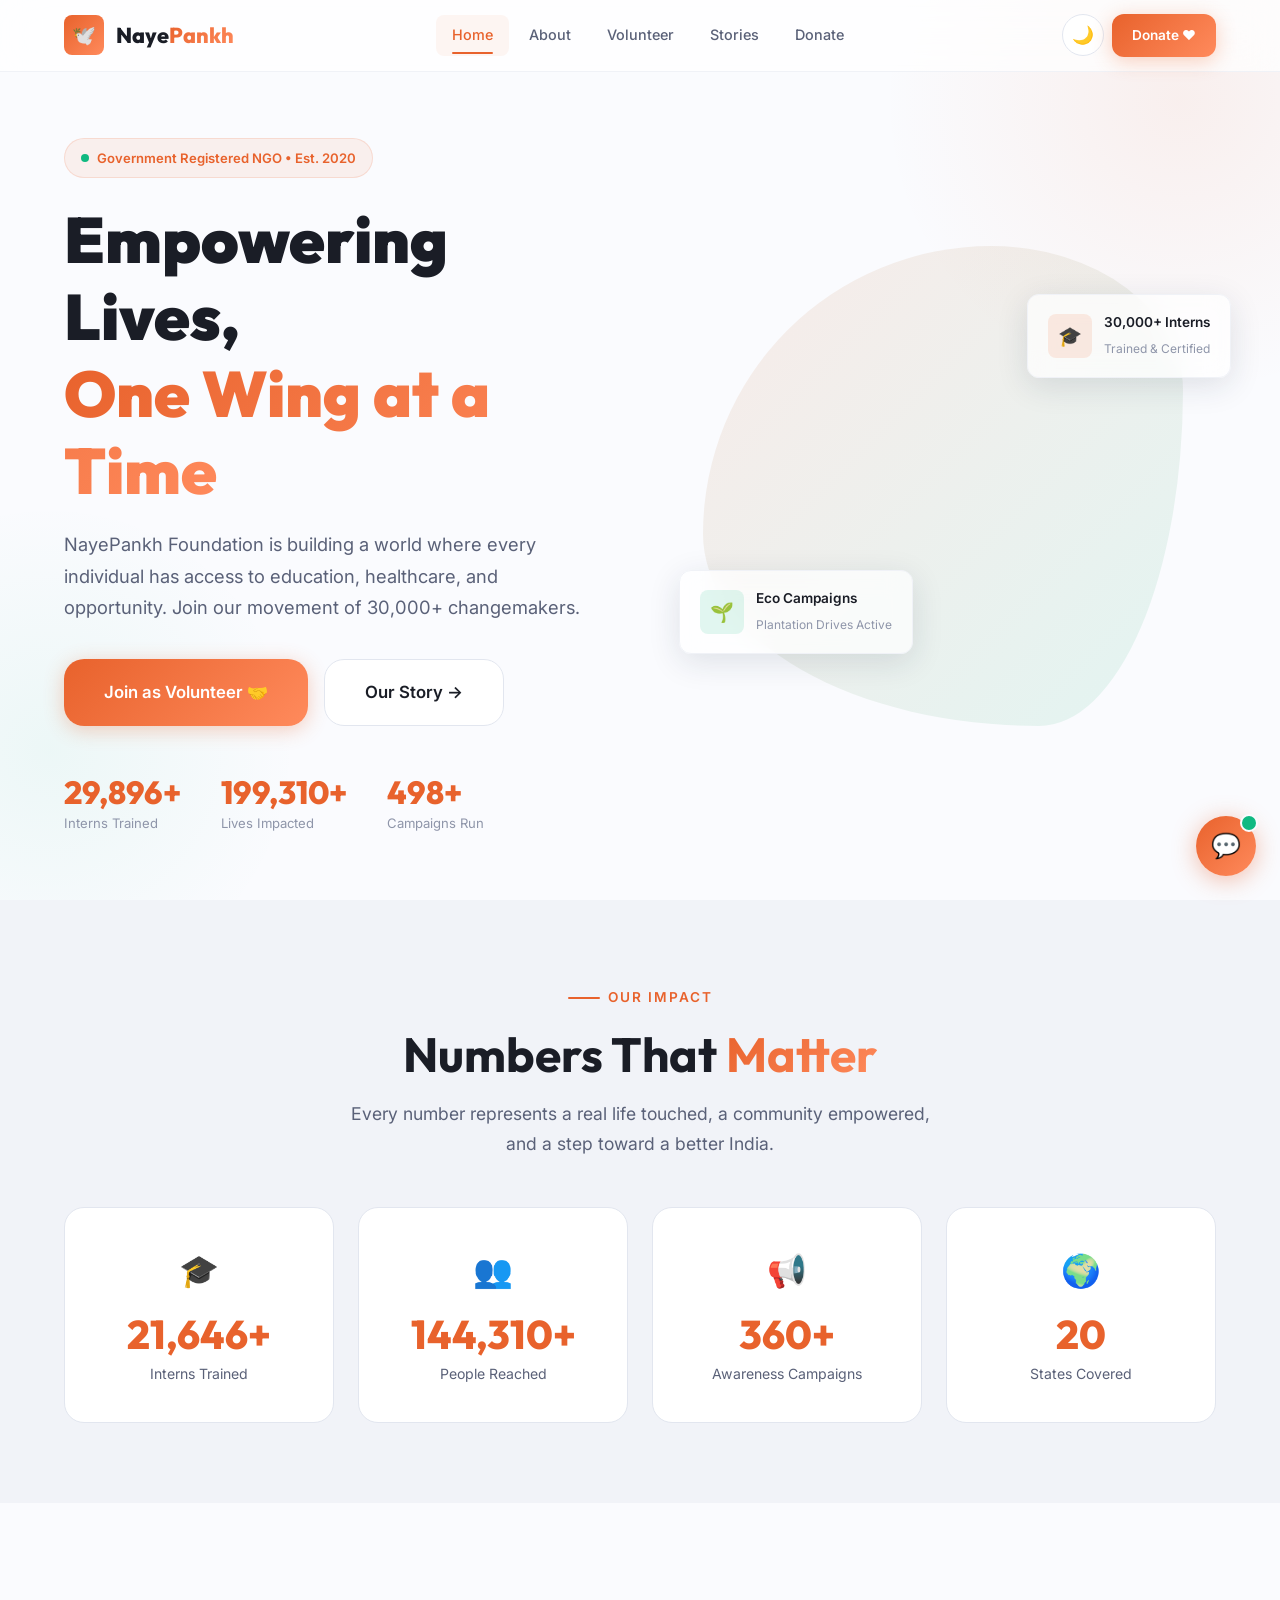
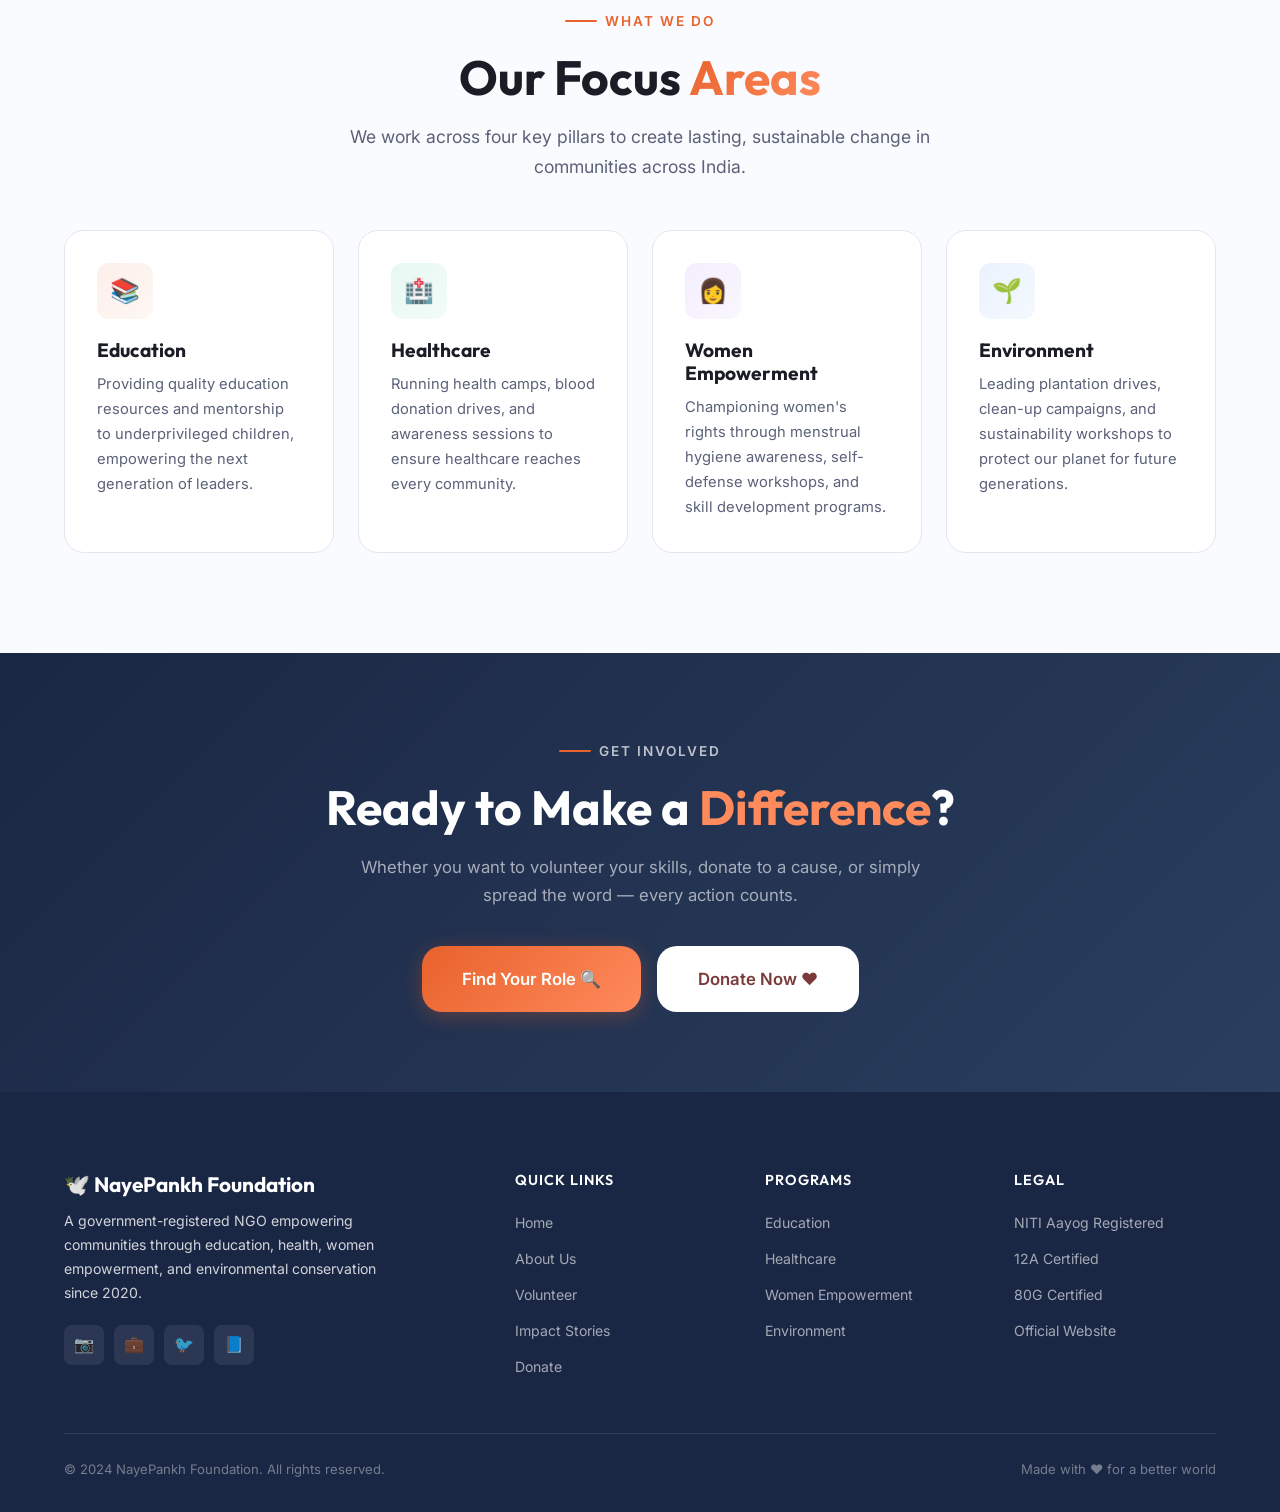
<file: index.html>
<!DOCTYPE html>
<html lang="en">
<head>
  <meta charset="UTF-8">
  <meta name="viewport" content="width=device-width, initial-scale=1.0">
  <meta name="description" content="NayePankh Foundation — Empowering communities through education, health, women empowerment, and environmental conservation. Join 30,000+ volunteers making a difference.">
  <title>NayePankh Foundation — Wings of Change</title>
  <link rel="stylesheet" href="css/styles.css">
</head>
<body>

  <!-- ===== NAVIGATION ===== -->
  <nav class="navbar" id="navbar">
    <div class="container">
      <a href="index.html" class="nav-brand">
        <div class="logo-icon">🕊️</div>
        <span>Naye<span class="text-gradient">Pankh</span></span>
      </a>

      <div class="nav-links" id="navLinks">
        <a href="index.html" class="active">Home</a>
        <a href="about.html">About</a>
        <a href="volunteer.html">Volunteer</a>
        <a href="stories.html">Stories</a>
        <a href="donate.html">Donate</a>
      </div>

      <div class="nav-actions">
        <button class="theme-toggle" id="themeToggle" onclick="toggleTheme()" aria-label="Toggle dark mode">🌙</button>
        <a href="donate.html" class="btn btn-primary btn-sm">Donate ❤️</a>
        <button class="menu-toggle" id="menuToggle" aria-label="Toggle menu">
          <span></span><span></span><span></span>
        </button>
      </div>
    </div>
  </nav>

  <!-- ===== HERO SECTION ===== -->
  <section class="hero" id="hero">
    <div class="container">
      <div class="hero-content">
        <div class="hero-badge">
          <span class="pulse"></span>
          Government Registered NGO • Est. 2020
        </div>

        <h1 class="hero-title">
          Empowering Lives,<br>
          <span class="text-gradient">One Wing at a Time</span>
        </h1>

        <p class="hero-description">
          NayePankh Foundation is building a world where every individual has access to education, healthcare, and opportunity. Join our movement of 30,000+ changemakers.
        </p>

        <div class="hero-buttons">
          <a href="volunteer.html" class="btn btn-primary btn-lg">
            Join as Volunteer 🤝
          </a>
          <a href="about.html" class="btn btn-secondary btn-lg">
            Our Story →
          </a>
        </div>

        <div class="hero-stats">
          <div class="hero-stat">
            <div class="stat-number" data-count="30000" data-suffix="+">0</div>
            <div class="stat-label">Interns Trained</div>
          </div>
          <div class="hero-stat">
            <div class="stat-number" data-count="200000" data-suffix="+">0</div>
            <div class="stat-label">Lives Impacted</div>
          </div>
          <div class="hero-stat">
            <div class="stat-number" data-count="500" data-suffix="+">0</div>
            <div class="stat-label">Campaigns Run</div>
          </div>
        </div>
      </div>

      <div class="hero-visual">
        <div class="hero-image-wrapper">
          <div class="hero-blob"></div>

          <div class="floating-card card-1">
            <div class="card-icon orange">🎓</div>
            <div class="card-text">
              <strong>30,000+ Interns</strong>
              <span>Trained & Certified</span>
            </div>
          </div>

          <div class="floating-card card-2">
            <div class="card-icon green">🌱</div>
            <div class="card-text">
              <strong>Eco Campaigns</strong>
              <span>Plantation Drives Active</span>
            </div>
          </div>
        </div>
      </div>
    </div>
  </section>

  <!-- ===== IMPACT SECTION ===== -->
  <section class="impact-section" id="impact">
    <div class="container">
      <div class="text-center reveal" style="margin-bottom: 48px;">
        <span class="section-label">Our Impact</span>
        <h2 class="section-title">Numbers That <span class="text-gradient">Matter</span></h2>
        <p class="section-subtitle mx-auto">Every number represents a real life touched, a community empowered, and a step toward a better India.</p>
      </div>

      <div class="impact-grid reveal">
        <div class="impact-card">
          <div class="impact-icon">🎓</div>
          <div class="impact-number" data-count="30000" data-suffix="+">0</div>
          <div class="impact-label">Interns Trained</div>
        </div>
        <div class="impact-card">
          <div class="impact-icon">👥</div>
          <div class="impact-number" data-count="200000" data-suffix="+">0</div>
          <div class="impact-label">People Reached</div>
        </div>
        <div class="impact-card">
          <div class="impact-icon">📢</div>
          <div class="impact-number" data-count="500" data-suffix="+">0</div>
          <div class="impact-label">Awareness Campaigns</div>
        </div>
        <div class="impact-card">
          <div class="impact-icon">🌍</div>
          <div class="impact-number" data-count="28" data-suffix="">0</div>
          <div class="impact-label">States Covered</div>
        </div>
      </div>
    </div>
  </section>

  <!-- ===== WHAT WE DO ===== -->
  <section class="section" id="whatwedo">
    <div class="container">
      <div class="text-center reveal" style="margin-bottom: 48px;">
        <span class="section-label">What We Do</span>
        <h2 class="section-title">Our Focus <span class="text-gradient">Areas</span></h2>
        <p class="section-subtitle mx-auto">We work across four key pillars to create lasting, sustainable change in communities across India.</p>
      </div>

      <div class="grid-4 reveal">
        <div class="card">
          <div class="card-icon-box orange">📚</div>
          <h3>Education</h3>
          <p>Providing quality education resources and mentorship to underprivileged children, empowering the next generation of leaders.</p>
        </div>

        <div class="card">
          <div class="card-icon-box green">🏥</div>
          <h3>Healthcare</h3>
          <p>Running health camps, blood donation drives, and awareness sessions to ensure healthcare reaches every community.</p>
        </div>

        <div class="card">
          <div class="card-icon-box purple">👩</div>
          <h3>Women Empowerment</h3>
          <p>Championing women's rights through menstrual hygiene awareness, self-defense workshops, and skill development programs.</p>
        </div>

        <div class="card">
          <div class="card-icon-box blue">🌱</div>
          <h3>Environment</h3>
          <p>Leading plantation drives, clean-up campaigns, and sustainability workshops to protect our planet for future generations.</p>
        </div>
      </div>
    </div>
  </section>

  <!-- ===== CTA SECTION ===== -->
  <section class="calculator-section">
    <div class="container text-center">
      <div class="reveal">
        <span class="section-label" style="color: rgba(255,255,255,0.7);">Get Involved</span>
        <h2 style="font-size: clamp(2rem, 4vw, 3rem); color: #fff; margin-bottom: 16px;">
          Ready to Make a <span style="color: var(--primary-light);">Difference</span>?
        </h2>
        <p style="color: rgba(255,255,255,0.6); max-width: 560px; margin: 0 auto 36px; font-size: 1.05rem;">
          Whether you want to volunteer your skills, donate to a cause, or simply spread the word — every action counts.
        </p>
        <div style="display: flex; gap: 16px; justify-content: center; flex-wrap: wrap;">
          <a href="volunteer.html" class="btn btn-primary btn-lg">Find Your Role 🔍</a>
          <a href="donate.html" class="btn btn-secondary btn-lg" style="color: #7a3a3a; border-color: rgba(255,255,255,0.3);">
            Donate Now ❤️
          </a>
        </div>
      </div>
    </div>
  </section>

  <!-- ===== FOOTER ===== -->
  <footer class="footer">
    <div class="container">
      <div class="footer-grid">
        <div class="footer-brand">
          <h3>🕊️ NayePankh Foundation</h3>
          <p>A government-registered NGO empowering communities through education, health, women empowerment, and environmental conservation since 2020.</p>
          <div class="footer-social">
            <a href="https://www.instagram.com/nayepankhfoundation/" target="_blank" aria-label="Instagram">📷</a>
            <a href="https://www.linkedin.com/company/nayepankh-foundation/" target="_blank" aria-label="LinkedIn">💼</a>
            <a href="https://twitter.com/NayePankh" target="_blank" aria-label="Twitter">🐦</a>
            <a href="https://www.facebook.com/nayepankhfoundation/" target="_blank" aria-label="Facebook">📘</a>
          </div>
        </div>

        <div class="footer-column">
          <h4>Quick Links</h4>
          <a href="index.html">Home</a>
          <a href="about.html">About Us</a>
          <a href="volunteer.html">Volunteer</a>
          <a href="stories.html">Impact Stories</a>
          <a href="donate.html">Donate</a>
        </div>

        <div class="footer-column">
          <h4>Programs</h4>
          <a href="#">Education</a>
          <a href="#">Healthcare</a>
          <a href="#">Women Empowerment</a>
          <a href="#">Environment</a>
        </div>

        <div class="footer-column">
          <h4>Legal</h4>
          <a href="#">NITI Aayog Registered</a>
          <a href="#">12A Certified</a>
          <a href="#">80G Certified</a>
          <a href="https://nayepankh.com" target="_blank">Official Website</a>
        </div>
      </div>

      <div class="footer-bottom">
        <span>© 2024 NayePankh Foundation. All rights reserved.</span>
        <span>Made with ❤️ for a better world</span>
      </div>
    </div>
  </footer>

  <!-- ===== AI CHAT WIDGET ===== -->
  <div class="chat-widget" id="chatWidget">
    <div class="chat-window" id="chatWindow">
      <div class="chat-header">
        <div class="chat-avatar">🤖</div>
        <div class="chat-info">
          <h4>NayeBot — AI Assistant</h4>
          <span>Online • Powered by Groq AI</span>
        </div>
      </div>
      <div class="chat-messages" id="chatMessages"></div>
      <div class="chat-input-area">
        <input type="text" id="chatInput" placeholder="Ask anything about NayePankh..." autocomplete="off">
        <button id="chatSend" aria-label="Send message">➤</button>
      </div>
    </div>
    <button class="chat-toggle" id="chatToggle" aria-label="Open chat">
      💬
      <div class="badge"></div>
    </button>
  </div>

  <script src="js/main.js"></script>
  <script src="js/chat.js"></script>
</body>
</html>
</file>
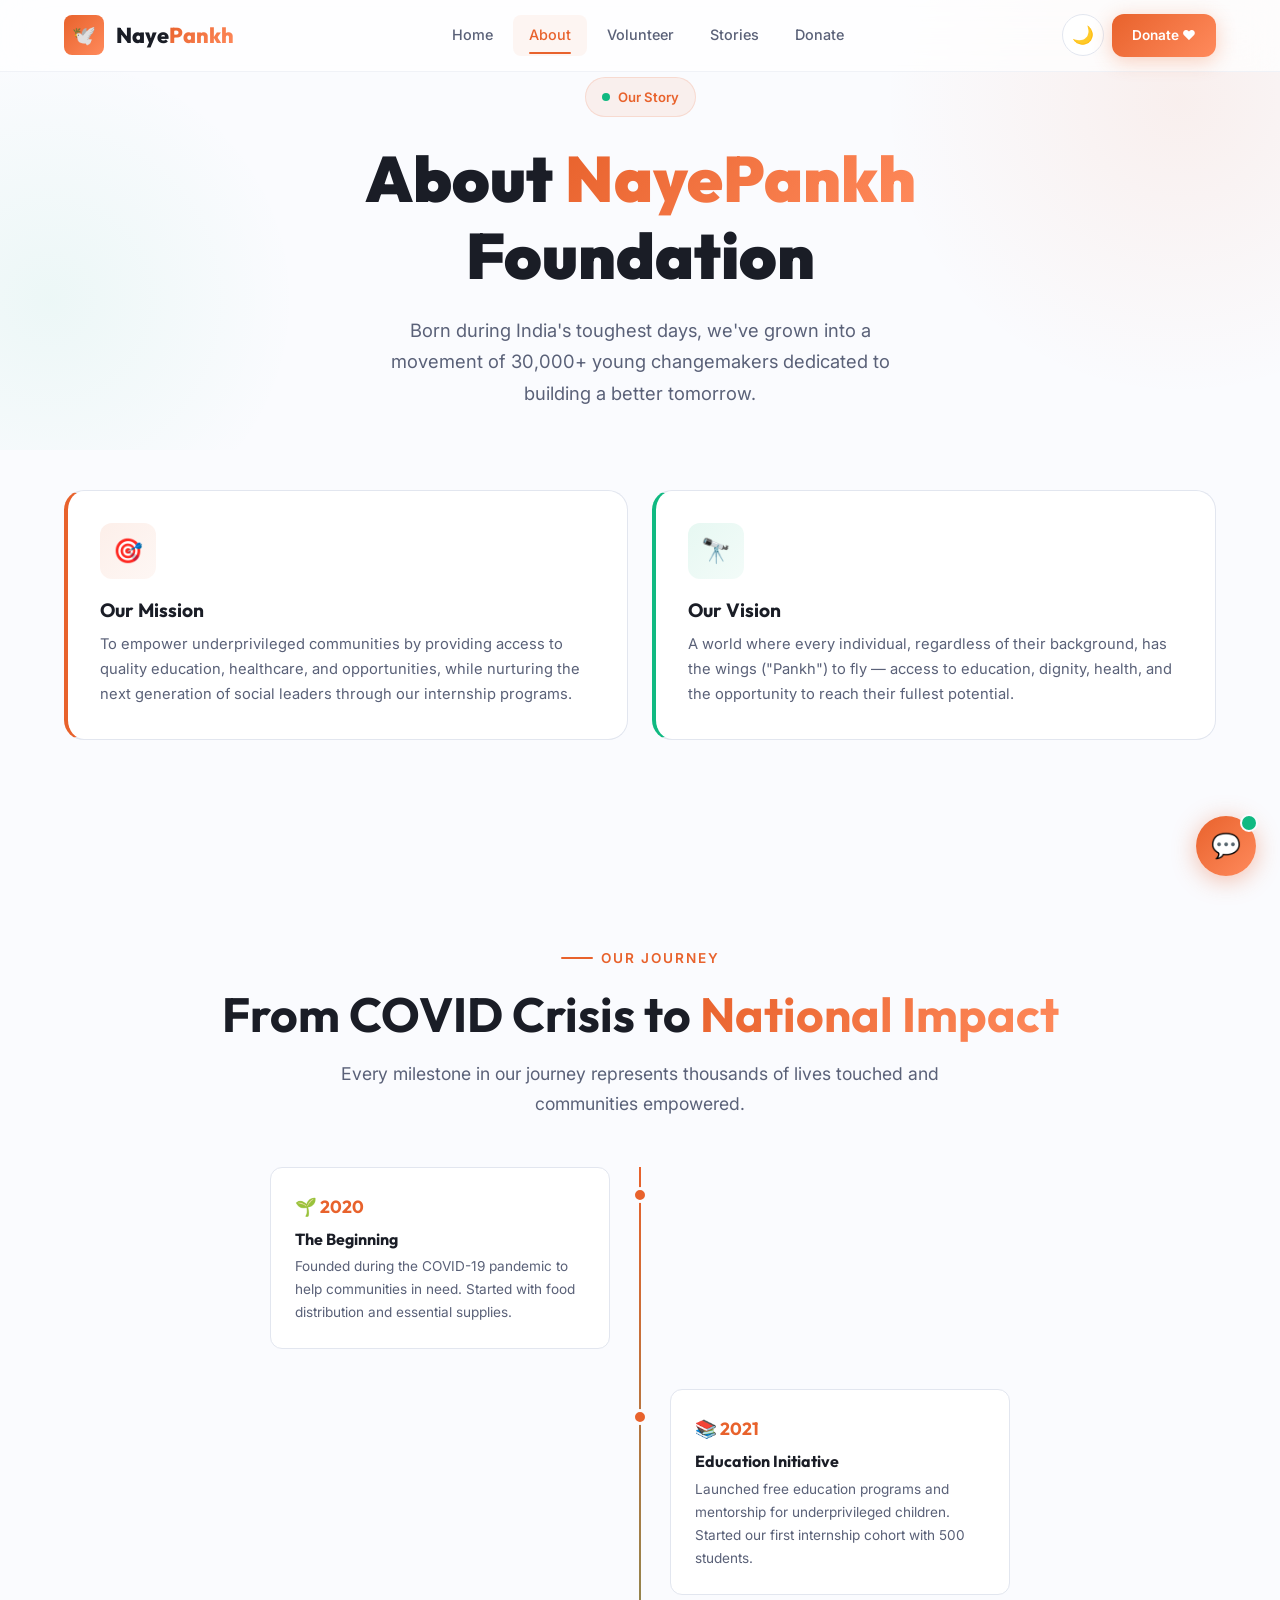
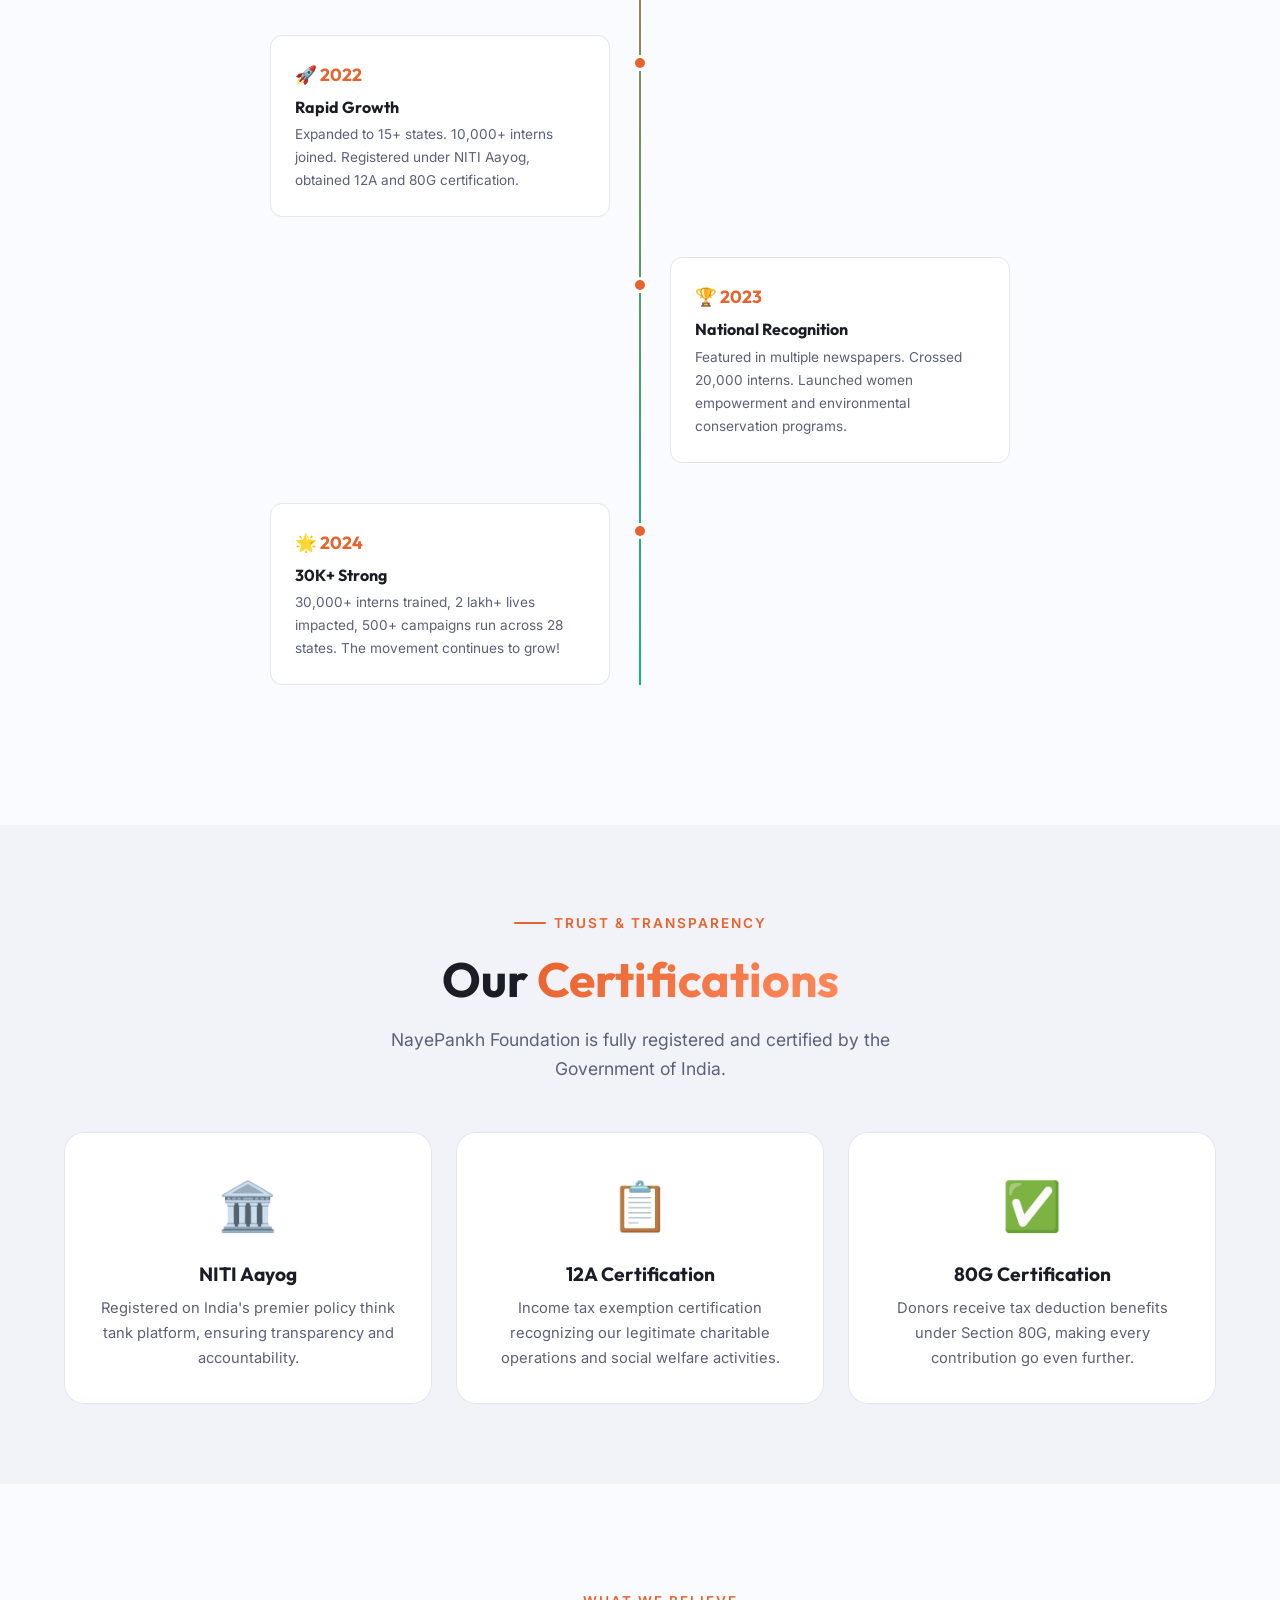
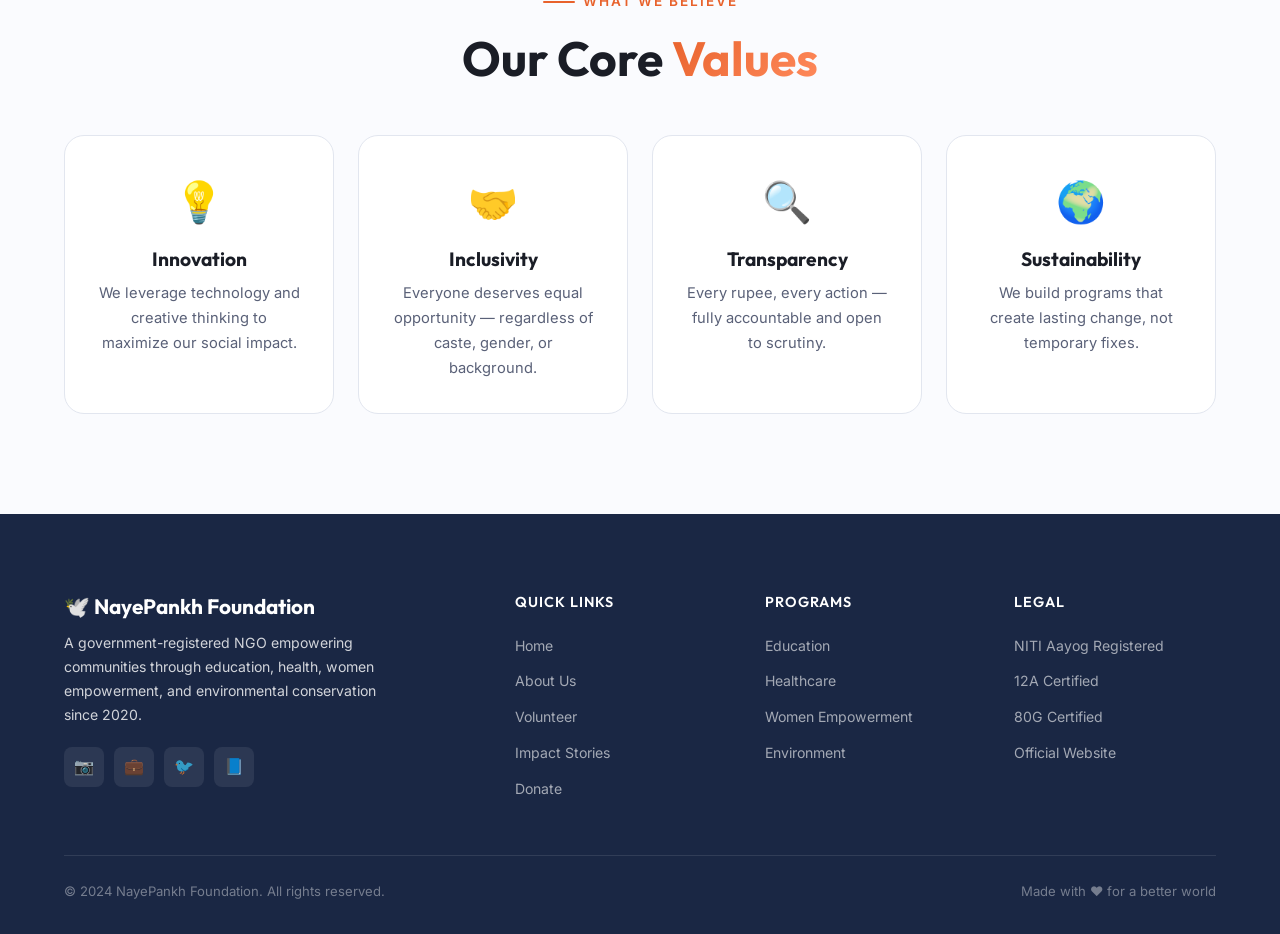
<file: about.html>
<!DOCTYPE html>
<html lang="en">
<head>
  <meta charset="UTF-8">
  <meta name="viewport" content="width=device-width, initial-scale=1.0">
  <meta name="description" content="Learn about NayePankh Foundation's mission, journey, and the team behind India's fastest-growing youth-led NGO.">
  <title>About Us — NayePankh Foundation</title>
  <link rel="stylesheet" href="css/styles.css">
</head>
<body>

  <!-- ===== NAVIGATION ===== -->
  <nav class="navbar" id="navbar">
    <div class="container">
      <a href="index.html" class="nav-brand">
        <div class="logo-icon">🕊️</div>
        <span>Naye<span class="text-gradient">Pankh</span></span>
      </a>
      <div class="nav-links" id="navLinks">
        <a href="index.html">Home</a>
        <a href="about.html" class="active">About</a>
        <a href="volunteer.html">Volunteer</a>
        <a href="stories.html">Stories</a>
        <a href="donate.html">Donate</a>
      </div>
      <div class="nav-actions">
        <button class="theme-toggle" id="themeToggle" onclick="toggleTheme()" aria-label="Toggle dark mode">🌙</button>
        <a href="donate.html" class="btn btn-primary btn-sm">Donate ❤️</a>
        <button class="menu-toggle" id="menuToggle" aria-label="Toggle menu">
          <span></span><span></span><span></span>
        </button>
      </div>
    </div>
  </nav>

  <!-- ===== PAGE HEADER ===== -->
  <section class="hero" style="min-height: 50vh;">
    <div class="container" style="grid-template-columns: 1fr; text-align: center;">
      <div class="hero-content" style="max-width: 700px; margin: 0 auto;">
        <div class="hero-badge">
          <span class="pulse"></span>
          Our Story
        </div>
        <h1 class="hero-title">
          About <span class="text-gradient">NayePankh</span> Foundation
        </h1>
        <p class="hero-description" style="margin: 0 auto 36px;">
          Born during India's toughest days, we've grown into a movement of 30,000+ young changemakers dedicated to building a better tomorrow.
        </p>
      </div>
    </div>
  </section>

  <!-- ===== MISSION & VISION ===== -->
  <section class="section" style="padding-top: 40px;">
    <div class="container">
      <div class="grid-2 reveal">
        <div class="card" style="border-left: 4px solid var(--primary);">
          <div class="card-icon-box orange">🎯</div>
          <h3>Our Mission</h3>
          <p>To empower underprivileged communities by providing access to quality education, healthcare, and opportunities, while nurturing the next generation of social leaders through our internship programs.</p>
        </div>
        <div class="card" style="border-left: 4px solid var(--accent);">
          <div class="card-icon-box green">🔭</div>
          <h3>Our Vision</h3>
          <p>A world where every individual, regardless of their background, has the wings ("Pankh") to fly — access to education, dignity, health, and the opportunity to reach their fullest potential.</p>
        </div>
      </div>
    </div>
  </section>

  <!-- ===== JOURNEY TIMELINE ===== -->
  <section class="section">
    <div class="container">
      <div class="text-center reveal" style="margin-bottom: 48px;">
        <span class="section-label">Our Journey</span>
        <h2 class="section-title">From COVID Crisis to <span class="text-gradient">National Impact</span></h2>
        <p class="section-subtitle mx-auto">Every milestone in our journey represents thousands of lives touched and communities empowered.</p>
      </div>

      <div class="timeline reveal">
        <div class="timeline-item">
          <div class="timeline-content">
            <div class="year">🌱 2020</div>
            <h3>The Beginning</h3>
            <p>Founded during the COVID-19 pandemic to help communities in need. Started with food distribution and essential supplies.</p>
          </div>
        </div>

        <div class="timeline-item">
          <div class="timeline-content">
            <div class="year">📚 2021</div>
            <h3>Education Initiative</h3>
            <p>Launched free education programs and mentorship for underprivileged children. Started our first internship cohort with 500 students.</p>
          </div>
        </div>

        <div class="timeline-item">
          <div class="timeline-content">
            <div class="year">🚀 2022</div>
            <h3>Rapid Growth</h3>
            <p>Expanded to 15+ states. 10,000+ interns joined. Registered under NITI Aayog, obtained 12A and 80G certification.</p>
          </div>
        </div>

        <div class="timeline-item">
          <div class="timeline-content">
            <div class="year">🏆 2023</div>
            <h3>National Recognition</h3>
            <p>Featured in multiple newspapers. Crossed 20,000 interns. Launched women empowerment and environmental conservation programs.</p>
          </div>
        </div>

        <div class="timeline-item">
          <div class="timeline-content">
            <div class="year">🌟 2024</div>
            <h3>30K+ Strong</h3>
            <p>30,000+ interns trained, 2 lakh+ lives impacted, 500+ campaigns run across 28 states. The movement continues to grow!</p>
          </div>
        </div>
      </div>
    </div>
  </section>

  <!-- ===== CERTIFICATIONS ===== -->
  <section class="impact-section">
    <div class="container">
      <div class="text-center reveal" style="margin-bottom: 48px;">
        <span class="section-label">Trust & Transparency</span>
        <h2 class="section-title">Our <span class="text-gradient">Certifications</span></h2>
        <p class="section-subtitle mx-auto">NayePankh Foundation is fully registered and certified by the Government of India.</p>
      </div>

      <div class="grid-3 reveal">
        <div class="card" style="text-align: center;">
          <div style="font-size: 3rem; margin-bottom: 16px;">🏛️</div>
          <h3>NITI Aayog</h3>
          <p>Registered on India's premier policy think tank platform, ensuring transparency and accountability.</p>
        </div>
        <div class="card" style="text-align: center;">
          <div style="font-size: 3rem; margin-bottom: 16px;">📋</div>
          <h3>12A Certification</h3>
          <p>Income tax exemption certification recognizing our legitimate charitable operations and social welfare activities.</p>
        </div>
        <div class="card" style="text-align: center;">
          <div style="font-size: 3rem; margin-bottom: 16px;">✅</div>
          <h3>80G Certification</h3>
          <p>Donors receive tax deduction benefits under Section 80G, making every contribution go even further.</p>
        </div>
      </div>
    </div>
  </section>

  <!-- ===== VALUES ===== -->
  <section class="section">
    <div class="container">
      <div class="text-center reveal" style="margin-bottom: 48px;">
        <span class="section-label">What We Believe</span>
        <h2 class="section-title">Our Core <span class="text-gradient">Values</span></h2>
      </div>

      <div class="grid-4 reveal">
        <div class="card" style="text-align: center;">
          <div style="font-size: 2.5rem; margin-bottom: 12px;">💡</div>
          <h3>Innovation</h3>
          <p>We leverage technology and creative thinking to maximize our social impact.</p>
        </div>
        <div class="card" style="text-align: center;">
          <div style="font-size: 2.5rem; margin-bottom: 12px;">🤝</div>
          <h3>Inclusivity</h3>
          <p>Everyone deserves equal opportunity — regardless of caste, gender, or background.</p>
        </div>
        <div class="card" style="text-align: center;">
          <div style="font-size: 2.5rem; margin-bottom: 12px;">🔍</div>
          <h3>Transparency</h3>
          <p>Every rupee, every action — fully accountable and open to scrutiny.</p>
        </div>
        <div class="card" style="text-align: center;">
          <div style="font-size: 2.5rem; margin-bottom: 12px;">🌍</div>
          <h3>Sustainability</h3>
          <p>We build programs that create lasting change, not temporary fixes.</p>
        </div>
      </div>
    </div>
  </section>

  <!-- ===== FOOTER ===== -->
  <footer class="footer">
    <div class="container">
      <div class="footer-grid">
        <div class="footer-brand">
          <h3>🕊️ NayePankh Foundation</h3>
          <p>A government-registered NGO empowering communities through education, health, women empowerment, and environmental conservation since 2020.</p>
          <div class="footer-social">
            <a href="https://www.instagram.com/nayepankhfoundation/" target="_blank" aria-label="Instagram">📷</a>
            <a href="https://www.linkedin.com/company/nayepankh-foundation/" target="_blank" aria-label="LinkedIn">💼</a>
            <a href="https://twitter.com/NayePankh" target="_blank" aria-label="Twitter">🐦</a>
            <a href="https://www.facebook.com/nayepankhfoundation/" target="_blank" aria-label="Facebook">📘</a>
          </div>
        </div>
        <div class="footer-column">
          <h4>Quick Links</h4>
          <a href="index.html">Home</a>
          <a href="about.html">About Us</a>
          <a href="volunteer.html">Volunteer</a>
          <a href="stories.html">Impact Stories</a>
          <a href="donate.html">Donate</a>
        </div>
        <div class="footer-column">
          <h4>Programs</h4>
          <a href="#">Education</a>
          <a href="#">Healthcare</a>
          <a href="#">Women Empowerment</a>
          <a href="#">Environment</a>
        </div>
        <div class="footer-column">
          <h4>Legal</h4>
          <a href="#">NITI Aayog Registered</a>
          <a href="#">12A Certified</a>
          <a href="#">80G Certified</a>
          <a href="https://nayepankh.com" target="_blank">Official Website</a>
        </div>
      </div>
      <div class="footer-bottom">
        <span>© 2024 NayePankh Foundation. All rights reserved.</span>
        <span>Made with ❤️ for a better world</span>
      </div>
    </div>
  </footer>

  <!-- AI Chat Widget -->
  <div class="chat-widget" id="chatWidget">
    <div class="chat-window" id="chatWindow">
      <div class="chat-header">
        <div class="chat-avatar">🤖</div>
        <div class="chat-info">
          <h4>NayeBot — AI Assistant</h4>
          <span>Online • Powered by Groq AI</span>
        </div>
      </div>
      <div class="chat-messages" id="chatMessages"></div>
      <div class="chat-input-area">
        <input type="text" id="chatInput" placeholder="Ask anything about NayePankh..." autocomplete="off">
        <button id="chatSend" aria-label="Send message">➤</button>
      </div>
    </div>
    <button class="chat-toggle" id="chatToggle" aria-label="Open chat">💬<div class="badge"></div></button>
  </div>

  <script src="js/main.js"></script>
  <script src="js/chat.js"></script>
</body>
</html>
</file>
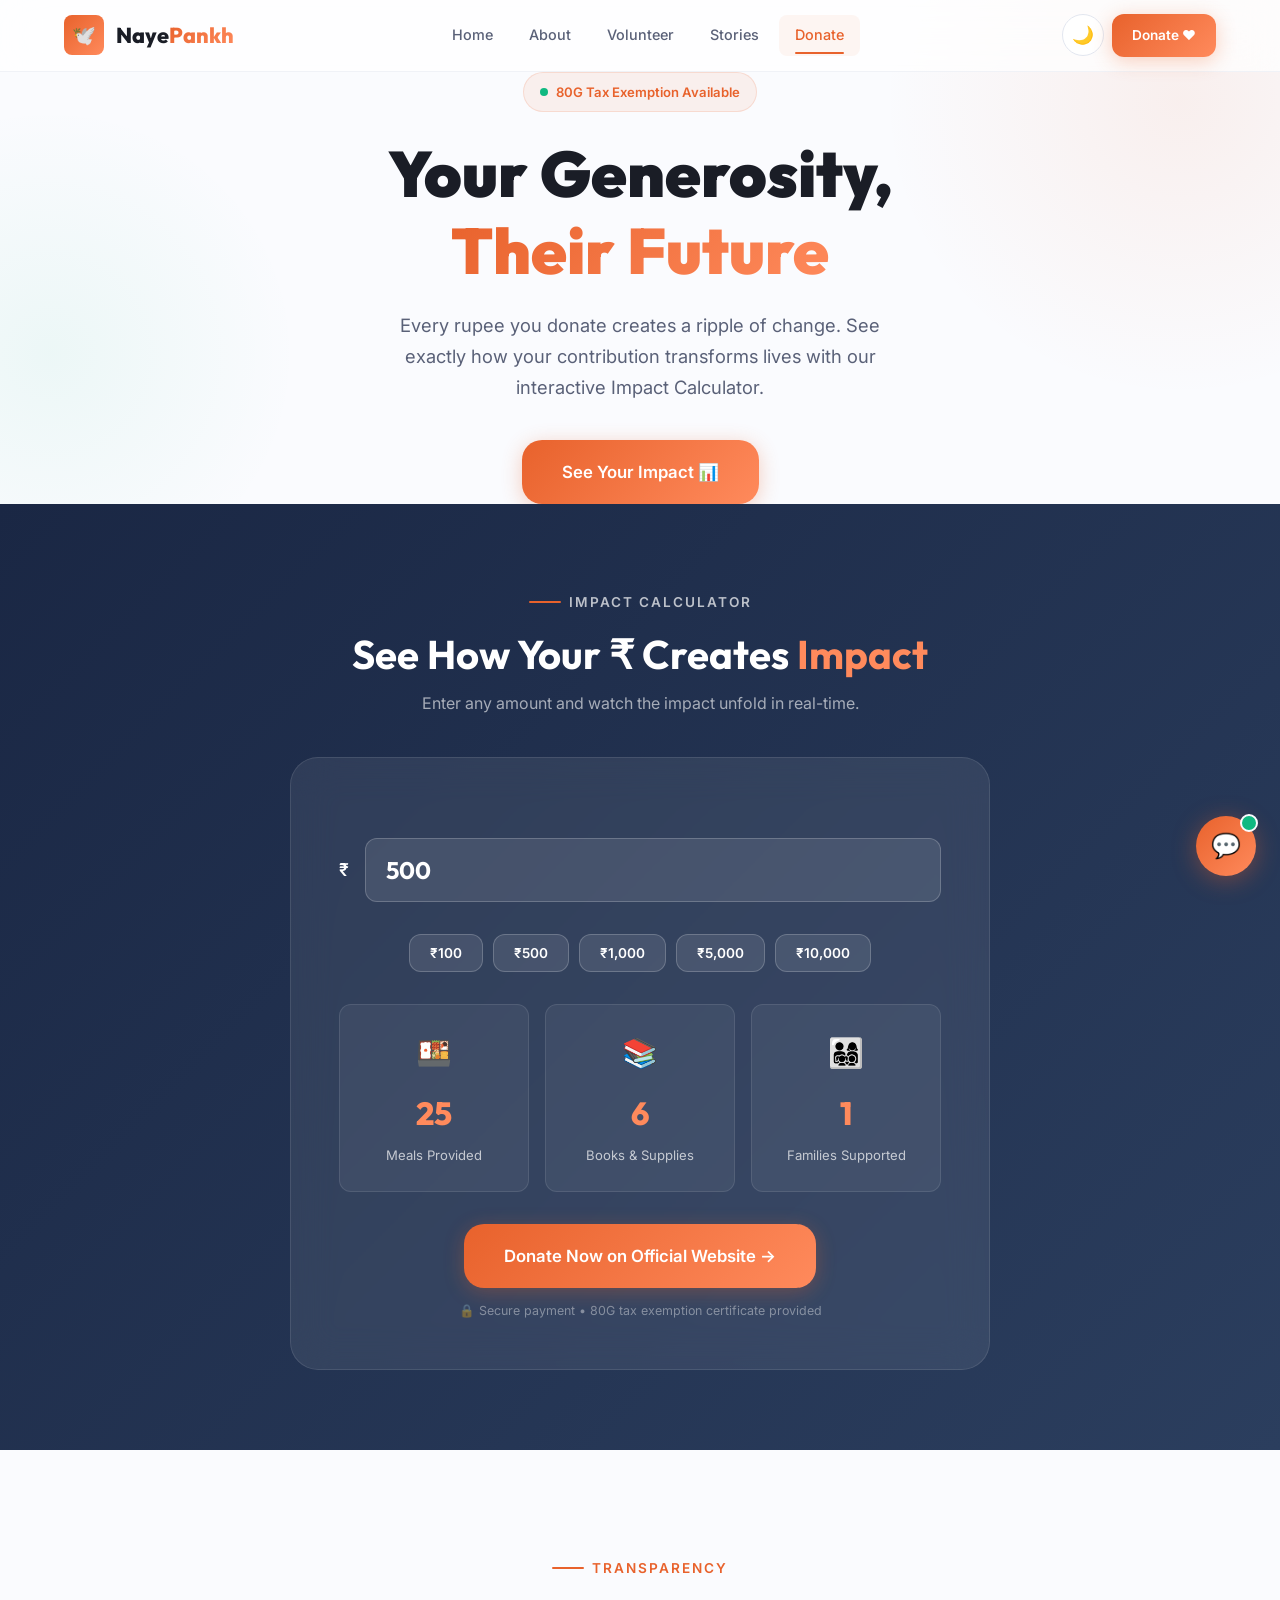
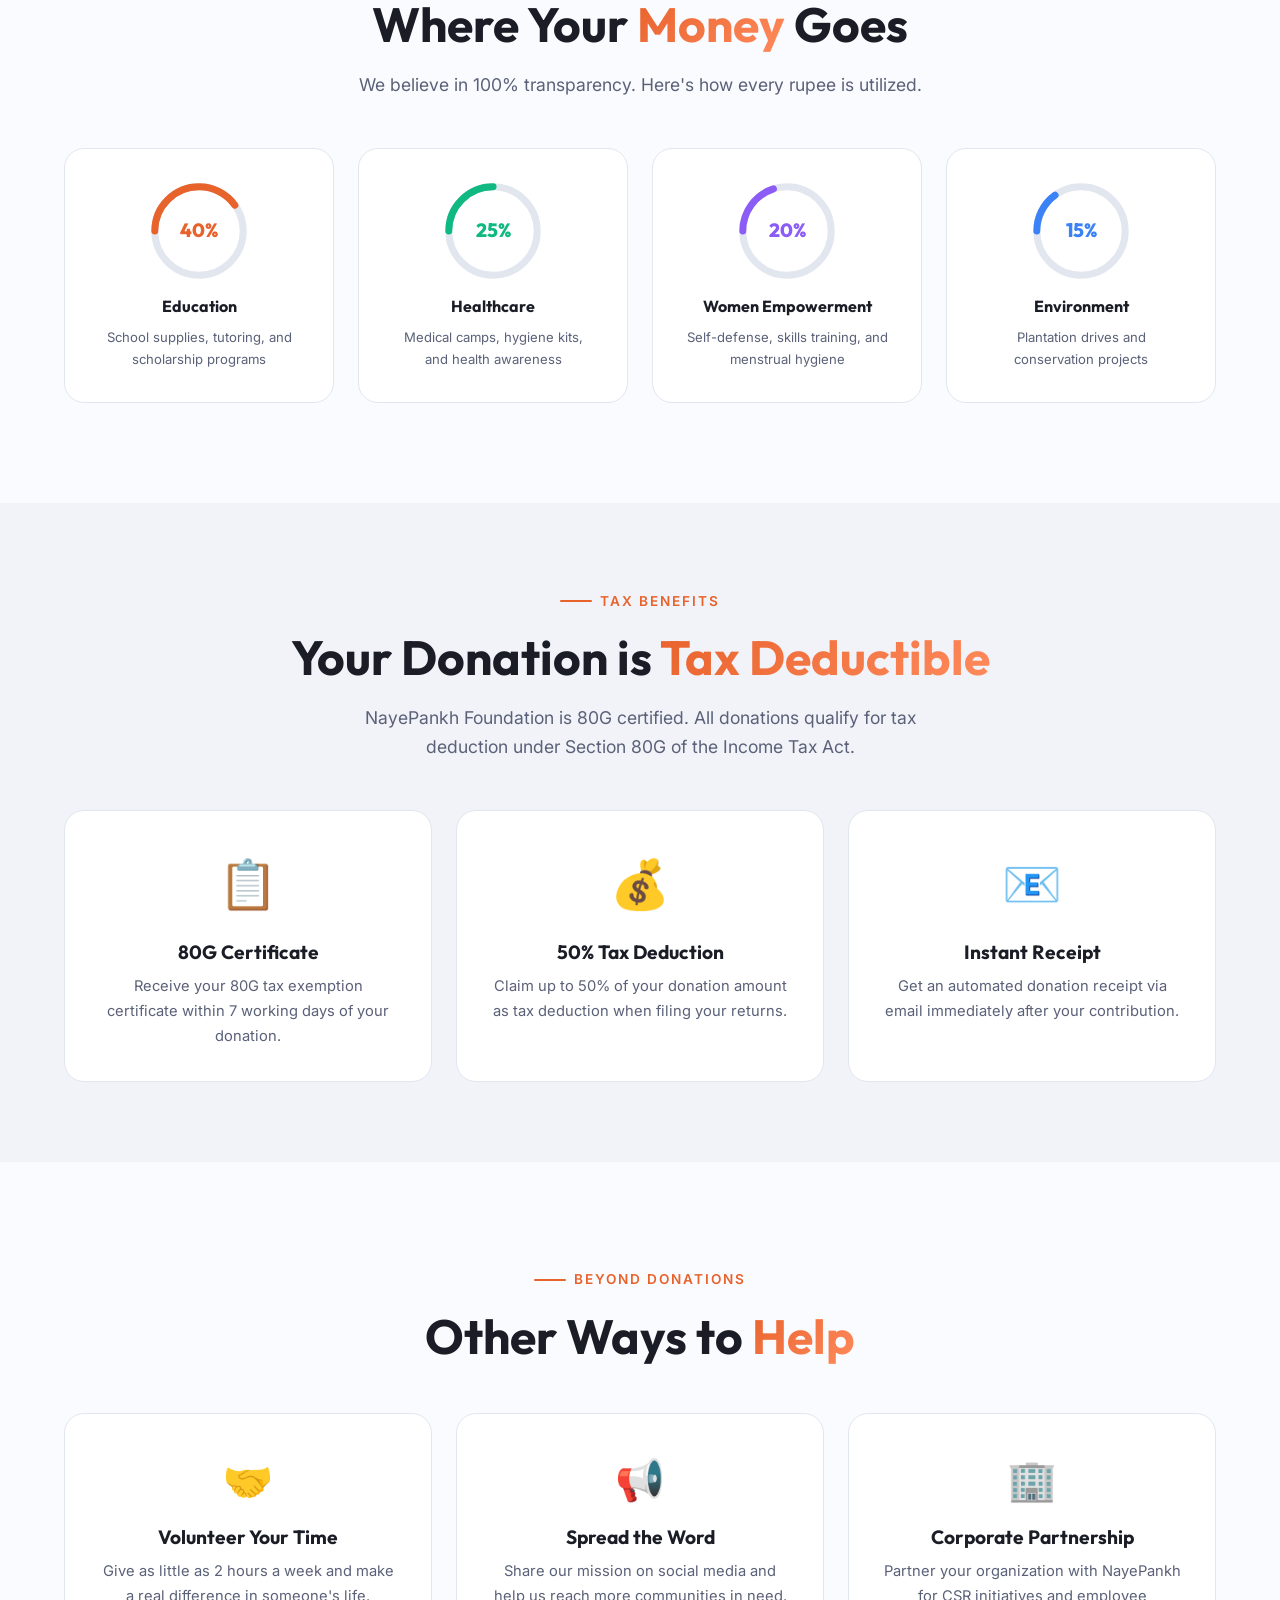
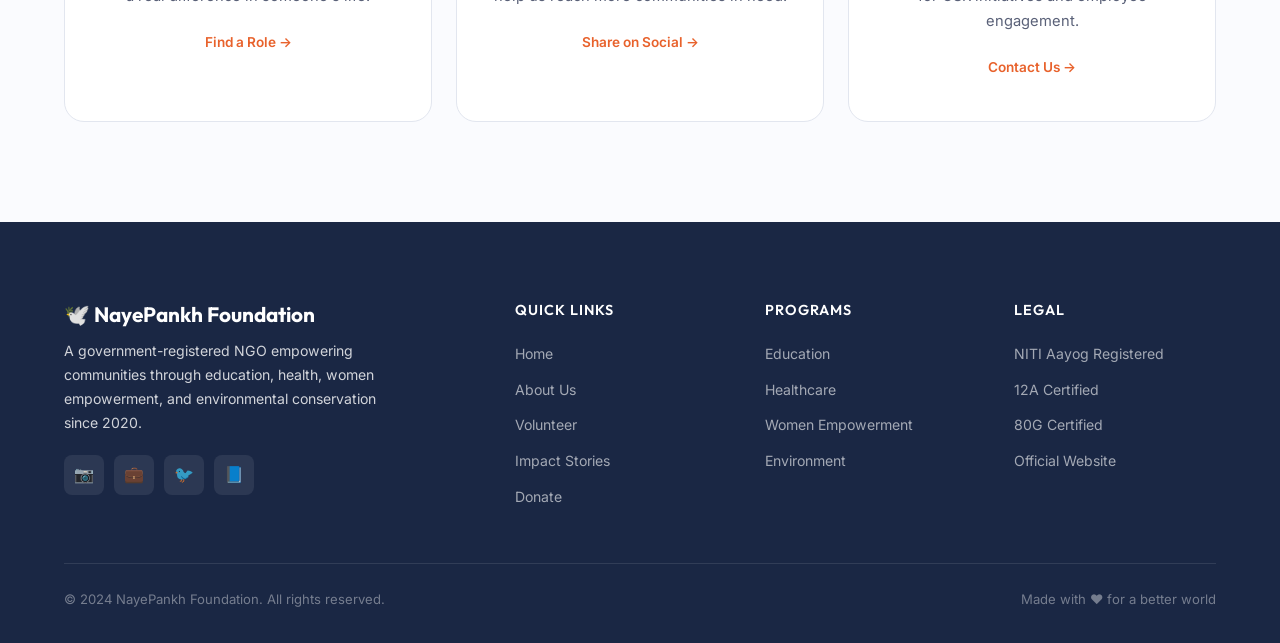
<file: donate.html>
<!DOCTYPE html>
<html lang="en">
<head>
  <meta charset="UTF-8">
  <meta name="viewport" content="width=device-width, initial-scale=1.0">
  <meta name="description" content="Donate to NayePankh Foundation and see exactly how your contribution impacts lives. Every rupee counts towards education, health, and empowerment.">
  <title>Donate — NayePankh Foundation</title>
  <link rel="stylesheet" href="css/styles.css">
</head>
<body>

  <!-- ===== NAVIGATION ===== -->
  <nav class="navbar" id="navbar">
    <div class="container">
      <a href="index.html" class="nav-brand">
        <div class="logo-icon">🕊️</div>
        <span>Naye<span class="text-gradient">Pankh</span></span>
      </a>
      <div class="nav-links" id="navLinks">
        <a href="index.html">Home</a>
        <a href="about.html">About</a>
        <a href="volunteer.html">Volunteer</a>
        <a href="stories.html">Stories</a>
        <a href="donate.html" class="active">Donate</a>
      </div>
      <div class="nav-actions">
        <button class="theme-toggle" id="themeToggle" onclick="toggleTheme()" aria-label="Toggle dark mode">🌙</button>
        <a href="donate.html" class="btn btn-primary btn-sm">Donate ❤️</a>
        <button class="menu-toggle" id="menuToggle" aria-label="Toggle menu">
          <span></span><span></span><span></span>
        </button>
      </div>
    </div>
  </nav>

  <!-- ===== PAGE HEADER ===== -->
  <section class="hero" style="min-height: 50vh;">
    <div class="container" style="grid-template-columns: 1fr; text-align: center;">
      <div class="hero-content" style="max-width: 700px; margin: 0 auto;">
        <div class="hero-badge">
          <span class="pulse"></span>
          80G Tax Exemption Available
        </div>
        <h1 class="hero-title">
          Your Generosity,<br><span class="text-gradient">Their Future</span>
        </h1>
        <p class="hero-description" style="margin: 0 auto 36px;">
          Every rupee you donate creates a ripple of change. See exactly how your contribution transforms lives with our interactive Impact Calculator.
        </p>
        <a href="#calculator" class="btn btn-primary btn-lg">See Your Impact 📊</a>
      </div>
    </div>
  </section>

  <!-- ===== DONATION IMPACT CALCULATOR ===== -->
  <section class="calculator-section" id="calculator">
    <div class="container">
      <div class="text-center" style="margin-bottom: 40px;">
        <span class="section-label" style="color: rgba(255,255,255,0.7);">Impact Calculator</span>
        <h2 style="font-size: clamp(1.8rem, 3.5vw, 2.5rem); color: #fff; margin-bottom: 12px;">
          See How Your ₹ Creates <span style="color: var(--primary-light);">Impact</span>
        </h2>
        <p style="color: rgba(255,255,255,0.6); max-width: 500px; margin: 0 auto;">
          Enter any amount and watch the impact unfold in real-time.
        </p>
      </div>

      <div class="calculator-card">
        <div class="calculator-input-group">
          <label>₹</label>
          <input type="number" id="donationAmount" placeholder="Enter amount..." min="1" value="500">
        </div>

        <!-- Quick amount buttons -->
        <div style="display: flex; gap: 10px; justify-content: center; flex-wrap: wrap; margin-bottom: 16px;">
          <button class="btn btn-sm" data-amount="100" style="background: rgba(255,255,255,0.1); color: #fff; border: 1px solid rgba(255,255,255,0.2);">₹100</button>
          <button class="btn btn-sm" data-amount="500" style="background: rgba(255,255,255,0.1); color: #fff; border: 1px solid rgba(255,255,255,0.2);">₹500</button>
          <button class="btn btn-sm" data-amount="1000" style="background: rgba(255,255,255,0.1); color: #fff; border: 1px solid rgba(255,255,255,0.2);">₹1,000</button>
          <button class="btn btn-sm" data-amount="5000" style="background: rgba(255,255,255,0.1); color: #fff; border: 1px solid rgba(255,255,255,0.2);">₹5,000</button>
          <button class="btn btn-sm" data-amount="10000" style="background: rgba(255,255,255,0.1); color: #fff; border: 1px solid rgba(255,255,255,0.2);">₹10,000</button>
        </div>

        <div class="impact-results">
          <div class="impact-result-item">
            <div class="result-icon">🍱</div>
            <div class="result-number" id="impactMeals">25</div>
            <div class="result-text">Meals Provided</div>
          </div>
          <div class="impact-result-item">
            <div class="result-icon">📚</div>
            <div class="result-number" id="impactBooks">6</div>
            <div class="result-text">Books & Supplies</div>
          </div>
          <div class="impact-result-item">
            <div class="result-icon">👨‍👩‍👧‍👦</div>
            <div class="result-number" id="impactFamilies">1</div>
            <div class="result-text">Families Supported</div>
          </div>
        </div>

        <div style="text-align: center; margin-top: 32px;">
          <a href="https://nayepankh.com" target="_blank" class="btn btn-primary btn-lg">
            Donate Now on Official Website →
          </a>
          <p style="font-size: 0.78rem; color: rgba(255,255,255,0.4); margin-top: 12px;">
            🔒 Secure payment • 80G tax exemption certificate provided
          </p>
        </div>
      </div>
    </div>
  </section>

  <!-- ===== WHERE YOUR MONEY GOES ===== -->
  <section class="section">
    <div class="container">
      <div class="text-center reveal" style="margin-bottom: 48px;">
        <span class="section-label">Transparency</span>
        <h2 class="section-title">Where Your <span class="text-gradient">Money</span> Goes</h2>
        <p class="section-subtitle mx-auto">We believe in 100% transparency. Here's how every rupee is utilized.</p>
      </div>

      <div class="grid-4 reveal">
        <div class="card" style="text-align: center;">
          <div style="position: relative; width: 100px; height: 100px; margin: 0 auto 16px;">
            <svg viewBox="0 0 36 36" style="width: 100%; height: 100%; transform: rotate(-90deg);">
              <path d="M18 2.0845 a 15.9155 15.9155 0 0 1 0 31.831 a 15.9155 15.9155 0 0 1 0 -31.831" fill="none" stroke="var(--border)" stroke-width="2.5"/>
              <path d="M18 2.0845 a 15.9155 15.9155 0 0 1 0 31.831 a 15.9155 15.9155 0 0 1 0 -31.831" fill="none" stroke="var(--primary)" stroke-width="2.5" stroke-dasharray="40, 100" stroke-linecap="round"/>
            </svg>
            <div style="position: absolute; inset: 0; display: flex; align-items: center; justify-content: center; font-family: var(--font-heading); font-weight: 800; font-size: 1.2rem; color: var(--primary);">40%</div>
          </div>
          <h3 style="font-size: 1rem;">Education</h3>
          <p style="font-size: 0.82rem;">School supplies, tutoring, and scholarship programs</p>
        </div>

        <div class="card" style="text-align: center;">
          <div style="position: relative; width: 100px; height: 100px; margin: 0 auto 16px;">
            <svg viewBox="0 0 36 36" style="width: 100%; height: 100%; transform: rotate(-90deg);">
              <path d="M18 2.0845 a 15.9155 15.9155 0 0 1 0 31.831 a 15.9155 15.9155 0 0 1 0 -31.831" fill="none" stroke="var(--border)" stroke-width="2.5"/>
              <path d="M18 2.0845 a 15.9155 15.9155 0 0 1 0 31.831 a 15.9155 15.9155 0 0 1 0 -31.831" fill="none" stroke="var(--accent)" stroke-width="2.5" stroke-dasharray="25, 100" stroke-linecap="round"/>
            </svg>
            <div style="position: absolute; inset: 0; display: flex; align-items: center; justify-content: center; font-family: var(--font-heading); font-weight: 800; font-size: 1.2rem; color: var(--accent);">25%</div>
          </div>
          <h3 style="font-size: 1rem;">Healthcare</h3>
          <p style="font-size: 0.82rem;">Medical camps, hygiene kits, and health awareness</p>
        </div>

        <div class="card" style="text-align: center;">
          <div style="position: relative; width: 100px; height: 100px; margin: 0 auto 16px;">
            <svg viewBox="0 0 36 36" style="width: 100%; height: 100%; transform: rotate(-90deg);">
              <path d="M18 2.0845 a 15.9155 15.9155 0 0 1 0 31.831 a 15.9155 15.9155 0 0 1 0 -31.831" fill="none" stroke="var(--border)" stroke-width="2.5"/>
              <path d="M18 2.0845 a 15.9155 15.9155 0 0 1 0 31.831 a 15.9155 15.9155 0 0 1 0 -31.831" fill="none" stroke="#8B5CF6" stroke-width="2.5" stroke-dasharray="20, 100" stroke-linecap="round"/>
            </svg>
            <div style="position: absolute; inset: 0; display: flex; align-items: center; justify-content: center; font-family: var(--font-heading); font-weight: 800; font-size: 1.2rem; color: #8B5CF6;">20%</div>
          </div>
          <h3 style="font-size: 1rem;">Women Empowerment</h3>
          <p style="font-size: 0.82rem;">Self-defense, skills training, and menstrual hygiene</p>
        </div>

        <div class="card" style="text-align: center;">
          <div style="position: relative; width: 100px; height: 100px; margin: 0 auto 16px;">
            <svg viewBox="0 0 36 36" style="width: 100%; height: 100%; transform: rotate(-90deg);">
              <path d="M18 2.0845 a 15.9155 15.9155 0 0 1 0 31.831 a 15.9155 15.9155 0 0 1 0 -31.831" fill="none" stroke="var(--border)" stroke-width="2.5"/>
              <path d="M18 2.0845 a 15.9155 15.9155 0 0 1 0 31.831 a 15.9155 15.9155 0 0 1 0 -31.831" fill="none" stroke="#3B82F6" stroke-width="2.5" stroke-dasharray="15, 100" stroke-linecap="round"/>
            </svg>
            <div style="position: absolute; inset: 0; display: flex; align-items: center; justify-content: center; font-family: var(--font-heading); font-weight: 800; font-size: 1.2rem; color: #3B82F6;">15%</div>
          </div>
          <h3 style="font-size: 1rem;">Environment</h3>
          <p style="font-size: 0.82rem;">Plantation drives and conservation projects</p>
        </div>
      </div>
    </div>
  </section>

  <!-- ===== TAX BENEFITS ===== -->
  <section class="impact-section">
    <div class="container">
      <div class="text-center reveal" style="margin-bottom: 48px;">
        <span class="section-label">Tax Benefits</span>
        <h2 class="section-title">Your Donation is <span class="text-gradient">Tax Deductible</span></h2>
        <p class="section-subtitle mx-auto">NayePankh Foundation is 80G certified. All donations qualify for tax deduction under Section 80G of the Income Tax Act.</p>
      </div>

      <div class="grid-3 reveal">
        <div class="card" style="text-align: center;">
          <div style="font-size: 3rem; margin-bottom: 16px;">📋</div>
          <h3>80G Certificate</h3>
          <p>Receive your 80G tax exemption certificate within 7 working days of your donation.</p>
        </div>
        <div class="card" style="text-align: center;">
          <div style="font-size: 3rem; margin-bottom: 16px;">💰</div>
          <h3>50% Tax Deduction</h3>
          <p>Claim up to 50% of your donation amount as tax deduction when filing your returns.</p>
        </div>
        <div class="card" style="text-align: center;">
          <div style="font-size: 3rem; margin-bottom: 16px;">📧</div>
          <h3>Instant Receipt</h3>
          <p>Get an automated donation receipt via email immediately after your contribution.</p>
        </div>
      </div>
    </div>
  </section>

  <!-- ===== OTHER WAYS TO HELP ===== -->
  <section class="section">
    <div class="container">
      <div class="text-center reveal" style="margin-bottom: 48px;">
        <span class="section-label">Beyond Donations</span>
        <h2 class="section-title">Other Ways to <span class="text-gradient">Help</span></h2>
      </div>

      <div class="grid-3 reveal">
        <div class="card" style="text-align: center;">
          <div style="font-size: 2.5rem; margin-bottom: 12px;">🤝</div>
          <h3>Volunteer Your Time</h3>
          <p>Give as little as 2 hours a week and make a real difference in someone's life.</p>
          <a href="volunteer.html" class="btn btn-ghost btn-sm" style="margin-top: 12px;">Find a Role →</a>
        </div>
        <div class="card" style="text-align: center;">
          <div style="font-size: 2.5rem; margin-bottom: 12px;">📢</div>
          <h3>Spread the Word</h3>
          <p>Share our mission on social media and help us reach more communities in need.</p>
          <a href="https://www.instagram.com/nayepankhfoundation/" target="_blank" class="btn btn-ghost btn-sm" style="margin-top: 12px;">Share on Social →</a>
        </div>
        <div class="card" style="text-align: center;">
          <div style="font-size: 2.5rem; margin-bottom: 12px;">🏢</div>
          <h3>Corporate Partnership</h3>
          <p>Partner your organization with NayePankh for CSR initiatives and employee engagement.</p>
          <a href="mailto:contact@nayepankh.com" class="btn btn-ghost btn-sm" style="margin-top: 12px;">Contact Us →</a>
        </div>
      </div>
    </div>
  </section>

  <!-- ===== FOOTER ===== -->
  <footer class="footer">
    <div class="container">
      <div class="footer-grid">
        <div class="footer-brand">
          <h3>🕊️ NayePankh Foundation</h3>
          <p>A government-registered NGO empowering communities through education, health, women empowerment, and environmental conservation since 2020.</p>
          <div class="footer-social">
            <a href="https://www.instagram.com/nayepankhfoundation/" target="_blank" aria-label="Instagram">📷</a>
            <a href="https://www.linkedin.com/company/nayepankh-foundation/" target="_blank" aria-label="LinkedIn">💼</a>
            <a href="https://twitter.com/NayePankh" target="_blank" aria-label="Twitter">🐦</a>
            <a href="https://www.facebook.com/nayepankhfoundation/" target="_blank" aria-label="Facebook">📘</a>
          </div>
        </div>
        <div class="footer-column">
          <h4>Quick Links</h4>
          <a href="index.html">Home</a>
          <a href="about.html">About Us</a>
          <a href="volunteer.html">Volunteer</a>
          <a href="stories.html">Impact Stories</a>
          <a href="donate.html">Donate</a>
        </div>
        <div class="footer-column">
          <h4>Programs</h4>
          <a href="#">Education</a>
          <a href="#">Healthcare</a>
          <a href="#">Women Empowerment</a>
          <a href="#">Environment</a>
        </div>
        <div class="footer-column">
          <h4>Legal</h4>
          <a href="#">NITI Aayog Registered</a>
          <a href="#">12A Certified</a>
          <a href="#">80G Certified</a>
          <a href="https://nayepankh.com" target="_blank">Official Website</a>
        </div>
      </div>
      <div class="footer-bottom">
        <span>© 2024 NayePankh Foundation. All rights reserved.</span>
        <span>Made with ❤️ for a better world</span>
      </div>
    </div>
  </footer>

  <!-- AI Chat Widget -->
  <div class="chat-widget" id="chatWidget">
    <div class="chat-window" id="chatWindow">
      <div class="chat-header">
        <div class="chat-avatar">🤖</div>
        <div class="chat-info">
          <h4>NayeBot — AI Assistant</h4>
          <span>Online • Powered by Groq AI</span>
        </div>
      </div>
      <div class="chat-messages" id="chatMessages"></div>
      <div class="chat-input-area">
        <input type="text" id="chatInput" placeholder="Ask anything about NayePankh..." autocomplete="off">
        <button id="chatSend" aria-label="Send message">➤</button>
      </div>
    </div>
    <button class="chat-toggle" id="chatToggle" aria-label="Open chat">💬<div class="badge"></div></button>
  </div>

  <script src="js/main.js"></script>
  <script src="js/chat.js"></script>
</body>
</html>
</file>
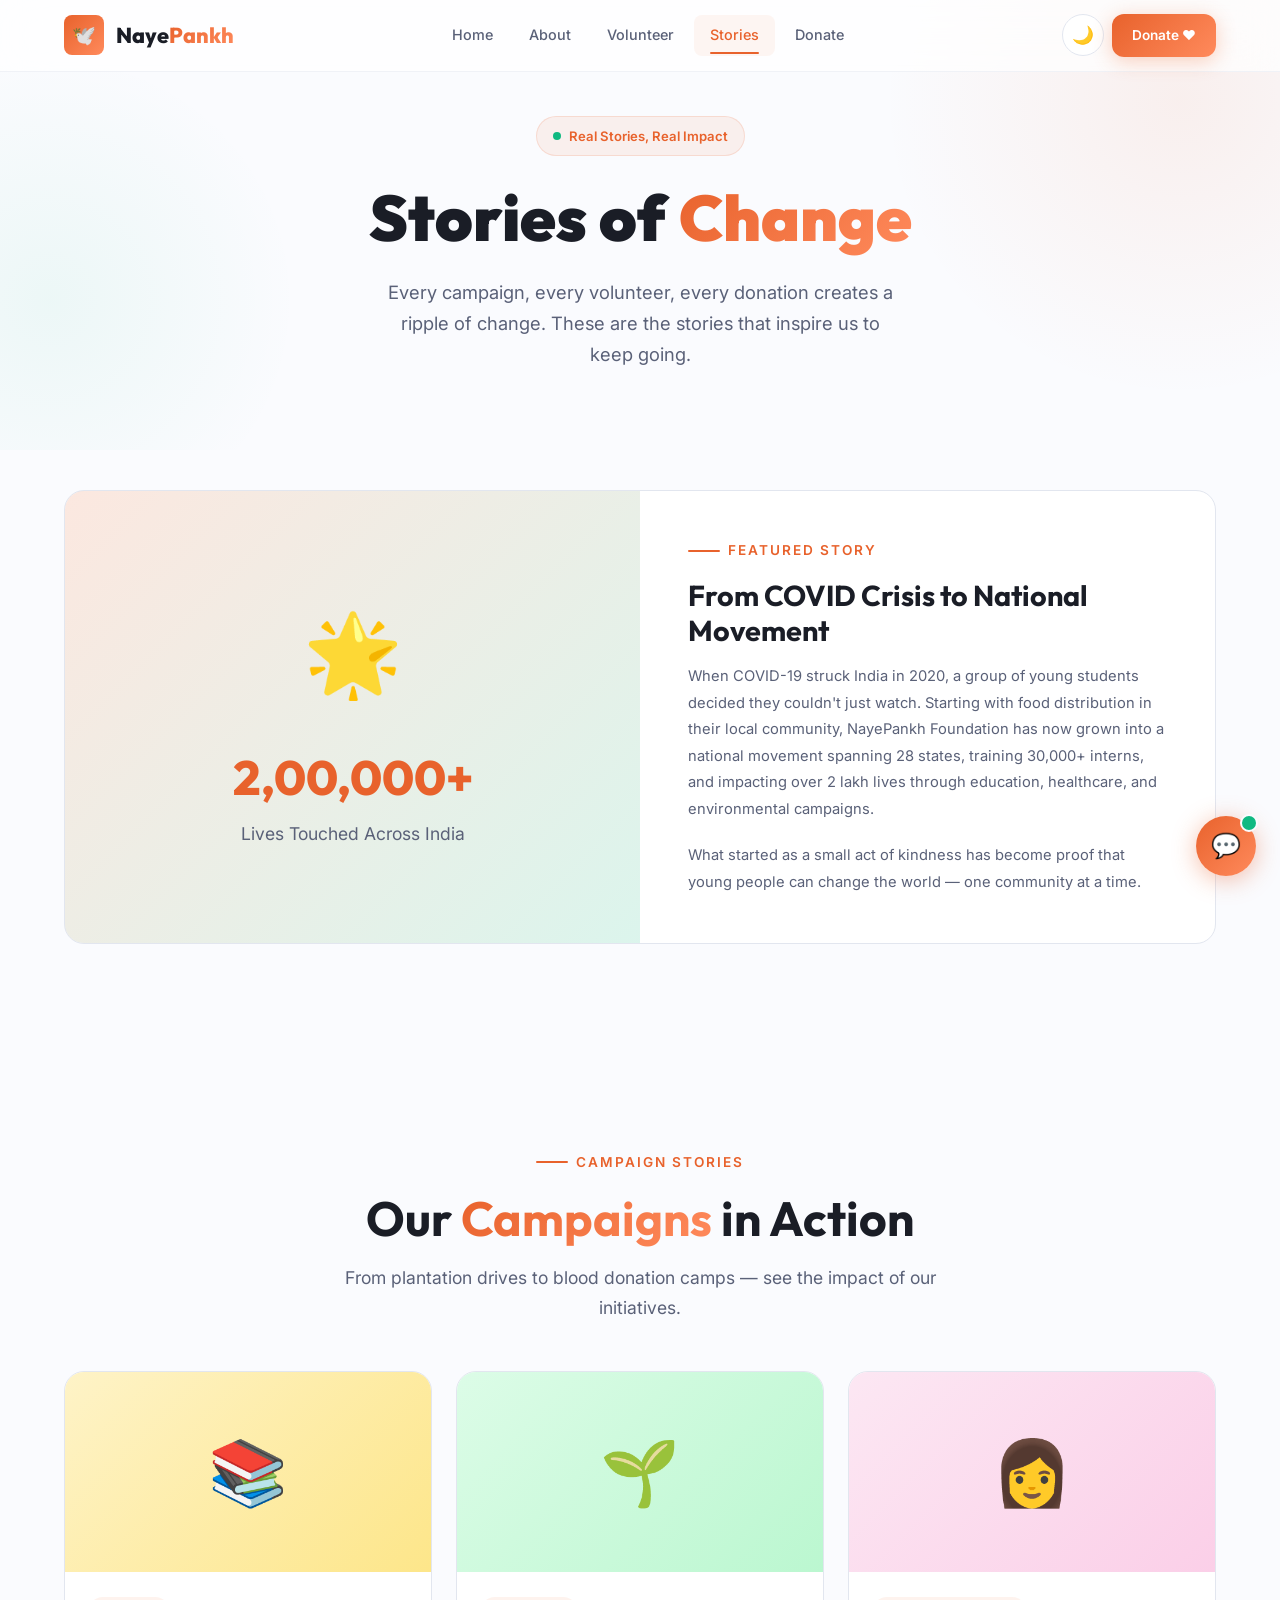
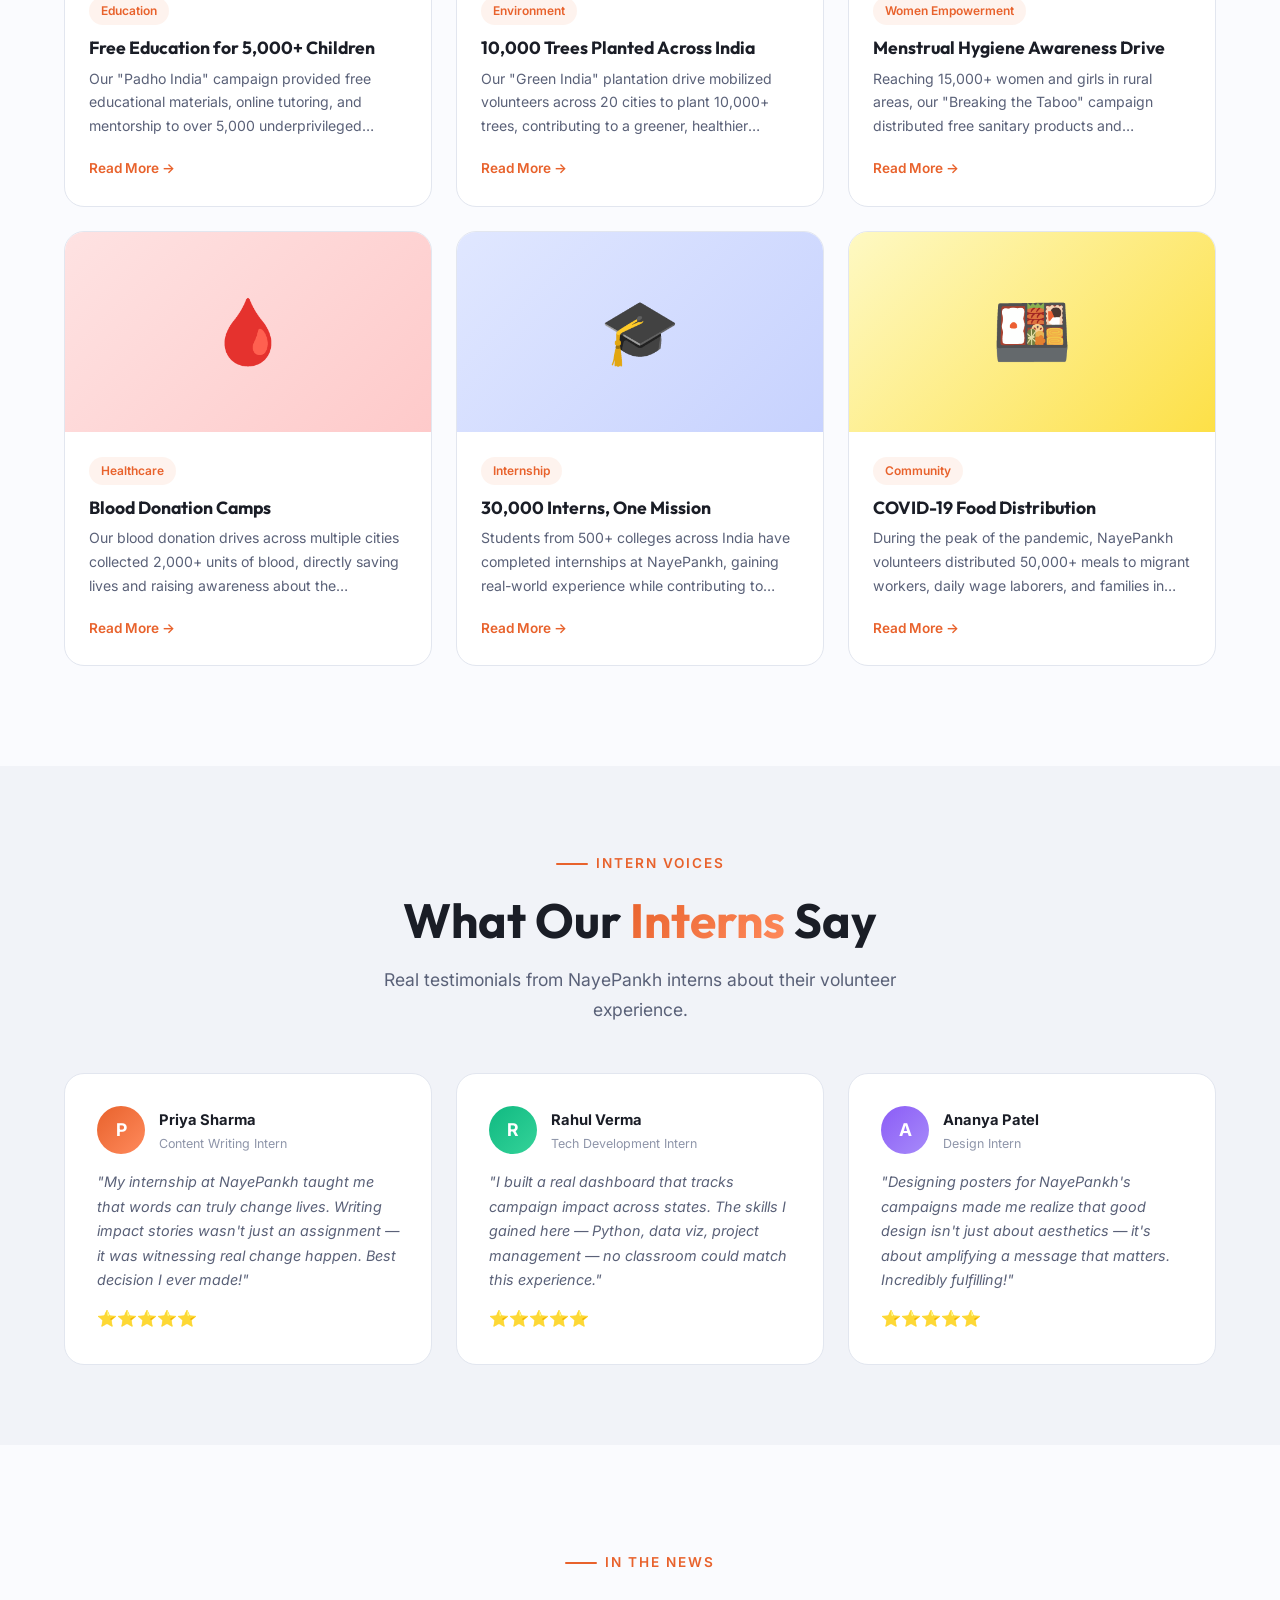
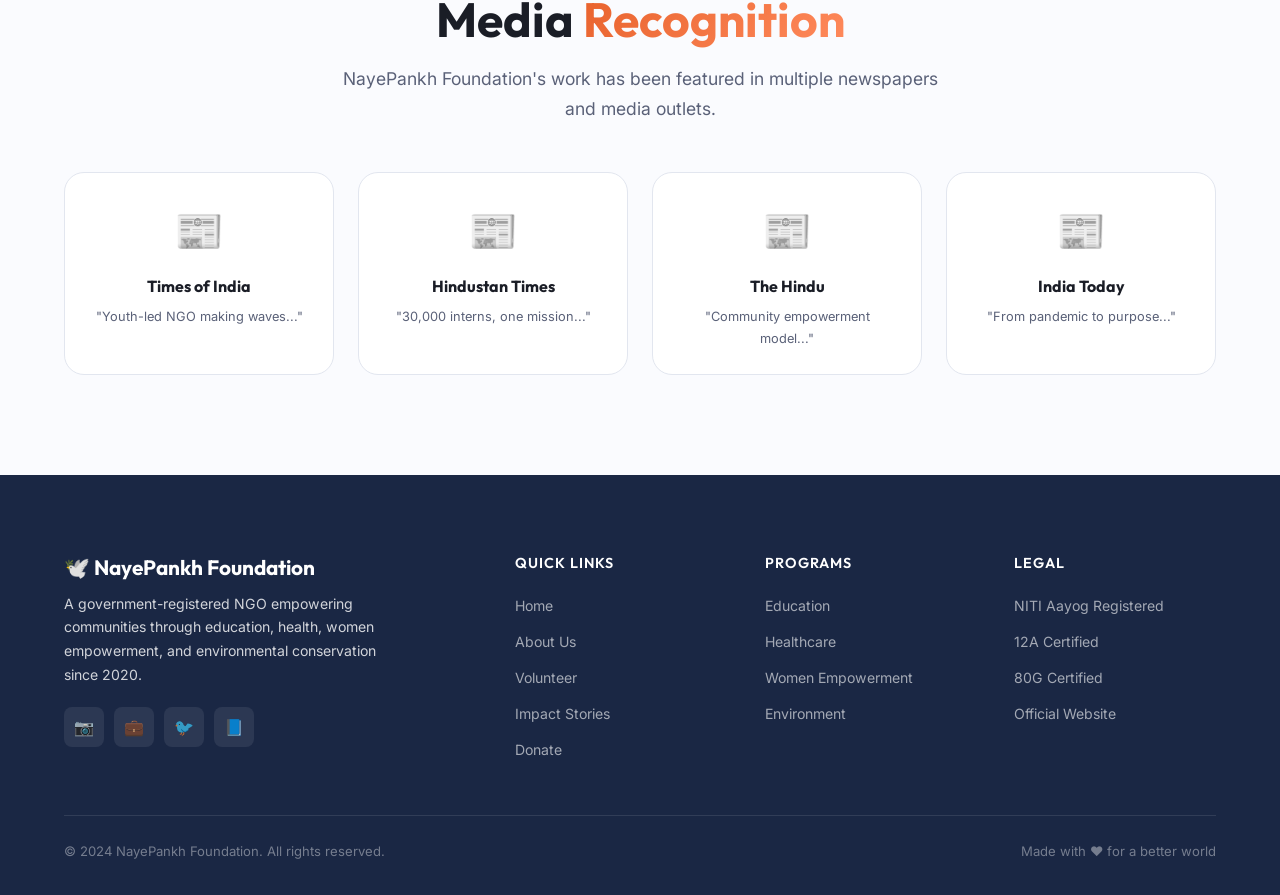
<file: stories.html>
<!DOCTYPE html>
<html lang="en">
<head>
  <meta charset="UTF-8">
  <meta name="viewport" content="width=device-width, initial-scale=1.0">
  <meta name="description" content="Read inspiring impact stories from NayePankh Foundation's campaigns across education, health, women empowerment, and environmental conservation.">
  <title>Impact Stories — NayePankh Foundation</title>
  <link rel="stylesheet" href="css/styles.css">
</head>
<body>

  <!-- ===== NAVIGATION ===== -->
  <nav class="navbar" id="navbar">
    <div class="container">
      <a href="index.html" class="nav-brand">
        <div class="logo-icon">🕊️</div>
        <span>Naye<span class="text-gradient">Pankh</span></span>
      </a>
      <div class="nav-links" id="navLinks">
        <a href="index.html">Home</a>
        <a href="about.html">About</a>
        <a href="volunteer.html">Volunteer</a>
        <a href="stories.html" class="active">Stories</a>
        <a href="donate.html">Donate</a>
      </div>
      <div class="nav-actions">
        <button class="theme-toggle" id="themeToggle" onclick="toggleTheme()" aria-label="Toggle dark mode">🌙</button>
        <a href="donate.html" class="btn btn-primary btn-sm">Donate ❤️</a>
        <button class="menu-toggle" id="menuToggle" aria-label="Toggle menu">
          <span></span><span></span><span></span>
        </button>
      </div>
    </div>
  </nav>

  <!-- ===== PAGE HEADER ===== -->
  <section class="hero" style="min-height: 50vh;">
    <div class="container" style="grid-template-columns: 1fr; text-align: center;">
      <div class="hero-content" style="max-width: 700px; margin: 0 auto;">
        <div class="hero-badge">
          <span class="pulse"></span>
          Real Stories, Real Impact
        </div>
        <h1 class="hero-title">
          Stories of <span class="text-gradient">Change</span>
        </h1>
        <p class="hero-description" style="margin: 0 auto 36px;">
          Every campaign, every volunteer, every donation creates a ripple of change. These are the stories that inspire us to keep going.
        </p>
      </div>
    </div>
  </section>

  <!-- ===== FEATURED STORY ===== -->
  <section class="section" style="padding-top: 40px;">
    <div class="container">
      <div class="reveal">
        <div class="card" style="padding: 0; overflow: hidden;">
          <div style="display: grid; grid-template-columns: 1fr 1fr; min-height: 400px;">
            <div style="background: linear-gradient(135deg, rgba(232,98,44,0.15), rgba(16,185,129,0.15)); display: flex; align-items: center; justify-content: center; padding: 40px;">
              <div style="text-align: center;">
                <div style="font-size: 5rem; margin-bottom: 16px;">🌟</div>
                <div style="font-size: 3rem; font-family: var(--font-heading); font-weight: 800; color: var(--primary);">2,00,000+</div>
                <div style="color: var(--text-secondary); font-size: 1.1rem;">Lives Touched Across India</div>
              </div>
            </div>
            <div style="padding: 48px; display: flex; flex-direction: column; justify-content: center;">
              <span class="section-label">Featured Story</span>
              <h2 style="font-size: 1.8rem; margin-bottom: 16px;">From COVID Crisis to National Movement</h2>
              <p style="color: var(--text-secondary); margin-bottom: 20px; line-height: 1.8;">
                When COVID-19 struck India in 2020, a group of young students decided they couldn't just watch. Starting with food distribution in their local community, NayePankh Foundation has now grown into a national movement spanning 28 states, training 30,000+ interns, and impacting over 2 lakh lives through education, healthcare, and environmental campaigns.
              </p>
              <p style="color: var(--text-secondary); line-height: 1.8;">
                What started as a small act of kindness has become proof that young people can change the world — one community at a time.
              </p>
            </div>
          </div>
        </div>
      </div>
    </div>
  </section>

  <!-- ===== CAMPAIGN STORIES ===== -->
  <section class="section">
    <div class="container">
      <div class="text-center reveal" style="margin-bottom: 48px;">
        <span class="section-label">Campaign Stories</span>
        <h2 class="section-title">Our <span class="text-gradient">Campaigns</span> in Action</h2>
        <p class="section-subtitle mx-auto">From plantation drives to blood donation camps — see the impact of our initiatives.</p>
      </div>

      <div class="stories-grid reveal">
        <!-- Story 1 -->
        <div class="story-card">
          <div class="story-image" style="background: linear-gradient(135deg, #fef3c7, #fde68a);">
            <div style="font-size: 4rem;">📚</div>
          </div>
          <div class="story-content">
            <span class="story-tag">Education</span>
            <h3>Free Education for 5,000+ Children</h3>
            <p>Our "Padho India" campaign provided free educational materials, online tutoring, and mentorship to over 5,000 underprivileged children across 12 states during the pandemic.</p>
            <a href="#" class="read-more">Read More →</a>
          </div>
        </div>

        <!-- Story 2 -->
        <div class="story-card">
          <div class="story-image" style="background: linear-gradient(135deg, #dcfce7, #bbf7d0);">
            <div style="font-size: 4rem;">🌱</div>
          </div>
          <div class="story-content">
            <span class="story-tag">Environment</span>
            <h3>10,000 Trees Planted Across India</h3>
            <p>Our "Green India" plantation drive mobilized volunteers across 20 cities to plant 10,000+ trees, contributing to a greener, healthier environment for future generations.</p>
            <a href="#" class="read-more">Read More →</a>
          </div>
        </div>

        <!-- Story 3 -->
        <div class="story-card">
          <div class="story-image" style="background: linear-gradient(135deg, #fce7f3, #fbcfe8);">
            <div style="font-size: 4rem;">👩</div>
          </div>
          <div class="story-content">
            <span class="story-tag">Women Empowerment</span>
            <h3>Menstrual Hygiene Awareness Drive</h3>
            <p>Reaching 15,000+ women and girls in rural areas, our "Breaking the Taboo" campaign distributed free sanitary products and conducted hygiene workshops.</p>
            <a href="#" class="read-more">Read More →</a>
          </div>
        </div>

        <!-- Story 4 -->
        <div class="story-card">
          <div class="story-image" style="background: linear-gradient(135deg, #fee2e2, #fecaca);">
            <div style="font-size: 4rem;">🩸</div>
          </div>
          <div class="story-content">
            <span class="story-tag">Healthcare</span>
            <h3>Blood Donation Camps</h3>
            <p>Our blood donation drives across multiple cities collected 2,000+ units of blood, directly saving lives and raising awareness about the importance of voluntary donation.</p>
            <a href="#" class="read-more">Read More →</a>
          </div>
        </div>

        <!-- Story 5 -->
        <div class="story-card">
          <div class="story-image" style="background: linear-gradient(135deg, #e0e7ff, #c7d2fe);">
            <div style="font-size: 4rem;">🎓</div>
          </div>
          <div class="story-content">
            <span class="story-tag">Internship</span>
            <h3>30,000 Interns, One Mission</h3>
            <p>Students from 500+ colleges across India have completed internships at NayePankh, gaining real-world experience while contributing to social impact projects.</p>
            <a href="#" class="read-more">Read More →</a>
          </div>
        </div>

        <!-- Story 6 -->
        <div class="story-card">
          <div class="story-image" style="background: linear-gradient(135deg, #fef9c3, #fde047);">
            <div style="font-size: 4rem;">🍱</div>
          </div>
          <div class="story-content">
            <span class="story-tag">Community</span>
            <h3>COVID-19 Food Distribution</h3>
            <p>During the peak of the pandemic, NayePankh volunteers distributed 50,000+ meals to migrant workers, daily wage laborers, and families in need across multiple cities.</p>
            <a href="#" class="read-more">Read More →</a>
          </div>
        </div>
      </div>
    </div>
  </section>

  <!-- ===== INTERN TESTIMONIALS ===== -->
  <section class="impact-section">
    <div class="container">
      <div class="text-center reveal" style="margin-bottom: 48px;">
        <span class="section-label">Intern Voices</span>
        <h2 class="section-title">What Our <span class="text-gradient">Interns</span> Say</h2>
        <p class="section-subtitle mx-auto">Real testimonials from NayePankh interns about their volunteer experience.</p>
      </div>

      <div class="grid-3 reveal">
        <div class="card">
          <div style="display: flex; align-items: center; gap: 14px; margin-bottom: 16px;">
            <div style="width: 48px; height: 48px; border-radius: 50%; background: linear-gradient(135deg, var(--primary), var(--primary-light)); display: flex; align-items: center; justify-content: center; color: #fff; font-weight: 700; font-size: 1.1rem;">P</div>
            <div>
              <strong style="font-size: 0.92rem;">Priya Sharma</strong>
              <p style="font-size: 0.78rem; color: var(--text-muted); margin: 0;">Content Writing Intern</p>
            </div>
          </div>
          <p style="font-style: italic; color: var(--text-secondary); font-size: 0.9rem;">
            "My internship at NayePankh taught me that words can truly change lives. Writing impact stories wasn't just an assignment — it was witnessing real change happen. Best decision I ever made!"
          </p>
          <div style="display: flex; gap: 4px; margin-top: 12px; color: #F59E0B;">⭐⭐⭐⭐⭐</div>
        </div>

        <div class="card">
          <div style="display: flex; align-items: center; gap: 14px; margin-bottom: 16px;">
            <div style="width: 48px; height: 48px; border-radius: 50%; background: linear-gradient(135deg, var(--accent), var(--accent-light)); display: flex; align-items: center; justify-content: center; color: #fff; font-weight: 700; font-size: 1.1rem;">R</div>
            <div>
              <strong style="font-size: 0.92rem;">Rahul Verma</strong>
              <p style="font-size: 0.78rem; color: var(--text-muted); margin: 0;">Tech Development Intern</p>
            </div>
          </div>
          <p style="font-style: italic; color: var(--text-secondary); font-size: 0.9rem;">
            "I built a real dashboard that tracks campaign impact across states. The skills I gained here — Python, data viz, project management — no classroom could match this experience."
          </p>
          <div style="display: flex; gap: 4px; margin-top: 12px; color: #F59E0B;">⭐⭐⭐⭐⭐</div>
        </div>

        <div class="card">
          <div style="display: flex; align-items: center; gap: 14px; margin-bottom: 16px;">
            <div style="width: 48px; height: 48px; border-radius: 50%; background: linear-gradient(135deg, #8B5CF6, #A78BFA); display: flex; align-items: center; justify-content: center; color: #fff; font-weight: 700; font-size: 1.1rem;">A</div>
            <div>
              <strong style="font-size: 0.92rem;">Ananya Patel</strong>
              <p style="font-size: 0.78rem; color: var(--text-muted); margin: 0;">Design Intern</p>
            </div>
          </div>
          <p style="font-style: italic; color: var(--text-secondary); font-size: 0.9rem;">
            "Designing posters for NayePankh's campaigns made me realize that good design isn't just about aesthetics — it's about amplifying a message that matters. Incredibly fulfilling!"
          </p>
          <div style="display: flex; gap: 4px; margin-top: 12px; color: #F59E0B;">⭐⭐⭐⭐⭐</div>
        </div>
      </div>
    </div>
  </section>

  <!-- ===== MEDIA RECOGNITION ===== -->
  <section class="section">
    <div class="container">
      <div class="text-center reveal" style="margin-bottom: 48px;">
        <span class="section-label">In the News</span>
        <h2 class="section-title">Media <span class="text-gradient">Recognition</span></h2>
        <p class="section-subtitle mx-auto">NayePankh Foundation's work has been featured in multiple newspapers and media outlets.</p>
      </div>

      <div class="grid-4 reveal">
        <div class="card" style="text-align: center; padding: 24px;">
          <div style="font-size: 2.5rem; margin-bottom: 12px;">📰</div>
          <h3 style="font-size: 1rem;">Times of India</h3>
          <p style="font-size: 0.8rem;">"Youth-led NGO making waves..."</p>
        </div>
        <div class="card" style="text-align: center; padding: 24px;">
          <div style="font-size: 2.5rem; margin-bottom: 12px;">📰</div>
          <h3 style="font-size: 1rem;">Hindustan Times</h3>
          <p style="font-size: 0.8rem;">"30,000 interns, one mission..."</p>
        </div>
        <div class="card" style="text-align: center; padding: 24px;">
          <div style="font-size: 2.5rem; margin-bottom: 12px;">📰</div>
          <h3 style="font-size: 1rem;">The Hindu</h3>
          <p style="font-size: 0.8rem;">"Community empowerment model..."</p>
        </div>
        <div class="card" style="text-align: center; padding: 24px;">
          <div style="font-size: 2.5rem; margin-bottom: 12px;">📰</div>
          <h3 style="font-size: 1rem;">India Today</h3>
          <p style="font-size: 0.8rem;">"From pandemic to purpose..."</p>
        </div>
      </div>
    </div>
  </section>

  <!-- ===== FOOTER ===== -->
  <footer class="footer">
    <div class="container">
      <div class="footer-grid">
        <div class="footer-brand">
          <h3>🕊️ NayePankh Foundation</h3>
          <p>A government-registered NGO empowering communities through education, health, women empowerment, and environmental conservation since 2020.</p>
          <div class="footer-social">
            <a href="https://www.instagram.com/nayepankhfoundation/" target="_blank" aria-label="Instagram">📷</a>
            <a href="https://www.linkedin.com/company/nayepankh-foundation/" target="_blank" aria-label="LinkedIn">💼</a>
            <a href="https://twitter.com/NayePankh" target="_blank" aria-label="Twitter">🐦</a>
            <a href="https://www.facebook.com/nayepankhfoundation/" target="_blank" aria-label="Facebook">📘</a>
          </div>
        </div>
        <div class="footer-column">
          <h4>Quick Links</h4>
          <a href="index.html">Home</a>
          <a href="about.html">About Us</a>
          <a href="volunteer.html">Volunteer</a>
          <a href="stories.html">Impact Stories</a>
          <a href="donate.html">Donate</a>
        </div>
        <div class="footer-column">
          <h4>Programs</h4>
          <a href="#">Education</a>
          <a href="#">Healthcare</a>
          <a href="#">Women Empowerment</a>
          <a href="#">Environment</a>
        </div>
        <div class="footer-column">
          <h4>Legal</h4>
          <a href="#">NITI Aayog Registered</a>
          <a href="#">12A Certified</a>
          <a href="#">80G Certified</a>
          <a href="https://nayepankh.com" target="_blank">Official Website</a>
        </div>
      </div>
      <div class="footer-bottom">
        <span>© 2024 NayePankh Foundation. All rights reserved.</span>
        <span>Made with ❤️ for a better world</span>
      </div>
    </div>
  </footer>

  <!-- AI Chat Widget -->
  <div class="chat-widget" id="chatWidget">
    <div class="chat-window" id="chatWindow">
      <div class="chat-header">
        <div class="chat-avatar">🤖</div>
        <div class="chat-info">
          <h4>NayeBot — AI Assistant</h4>
          <span>Online • Powered by Groq AI</span>
        </div>
      </div>
      <div class="chat-messages" id="chatMessages"></div>
      <div class="chat-input-area">
        <input type="text" id="chatInput" placeholder="Ask anything about NayePankh..." autocomplete="off">
        <button id="chatSend" aria-label="Send message">➤</button>
      </div>
    </div>
    <button class="chat-toggle" id="chatToggle" aria-label="Open chat">💬<div class="badge"></div></button>
  </div>

  <script src="js/main.js"></script>
  <script src="js/chat.js"></script>
</body>
</html>
</file>
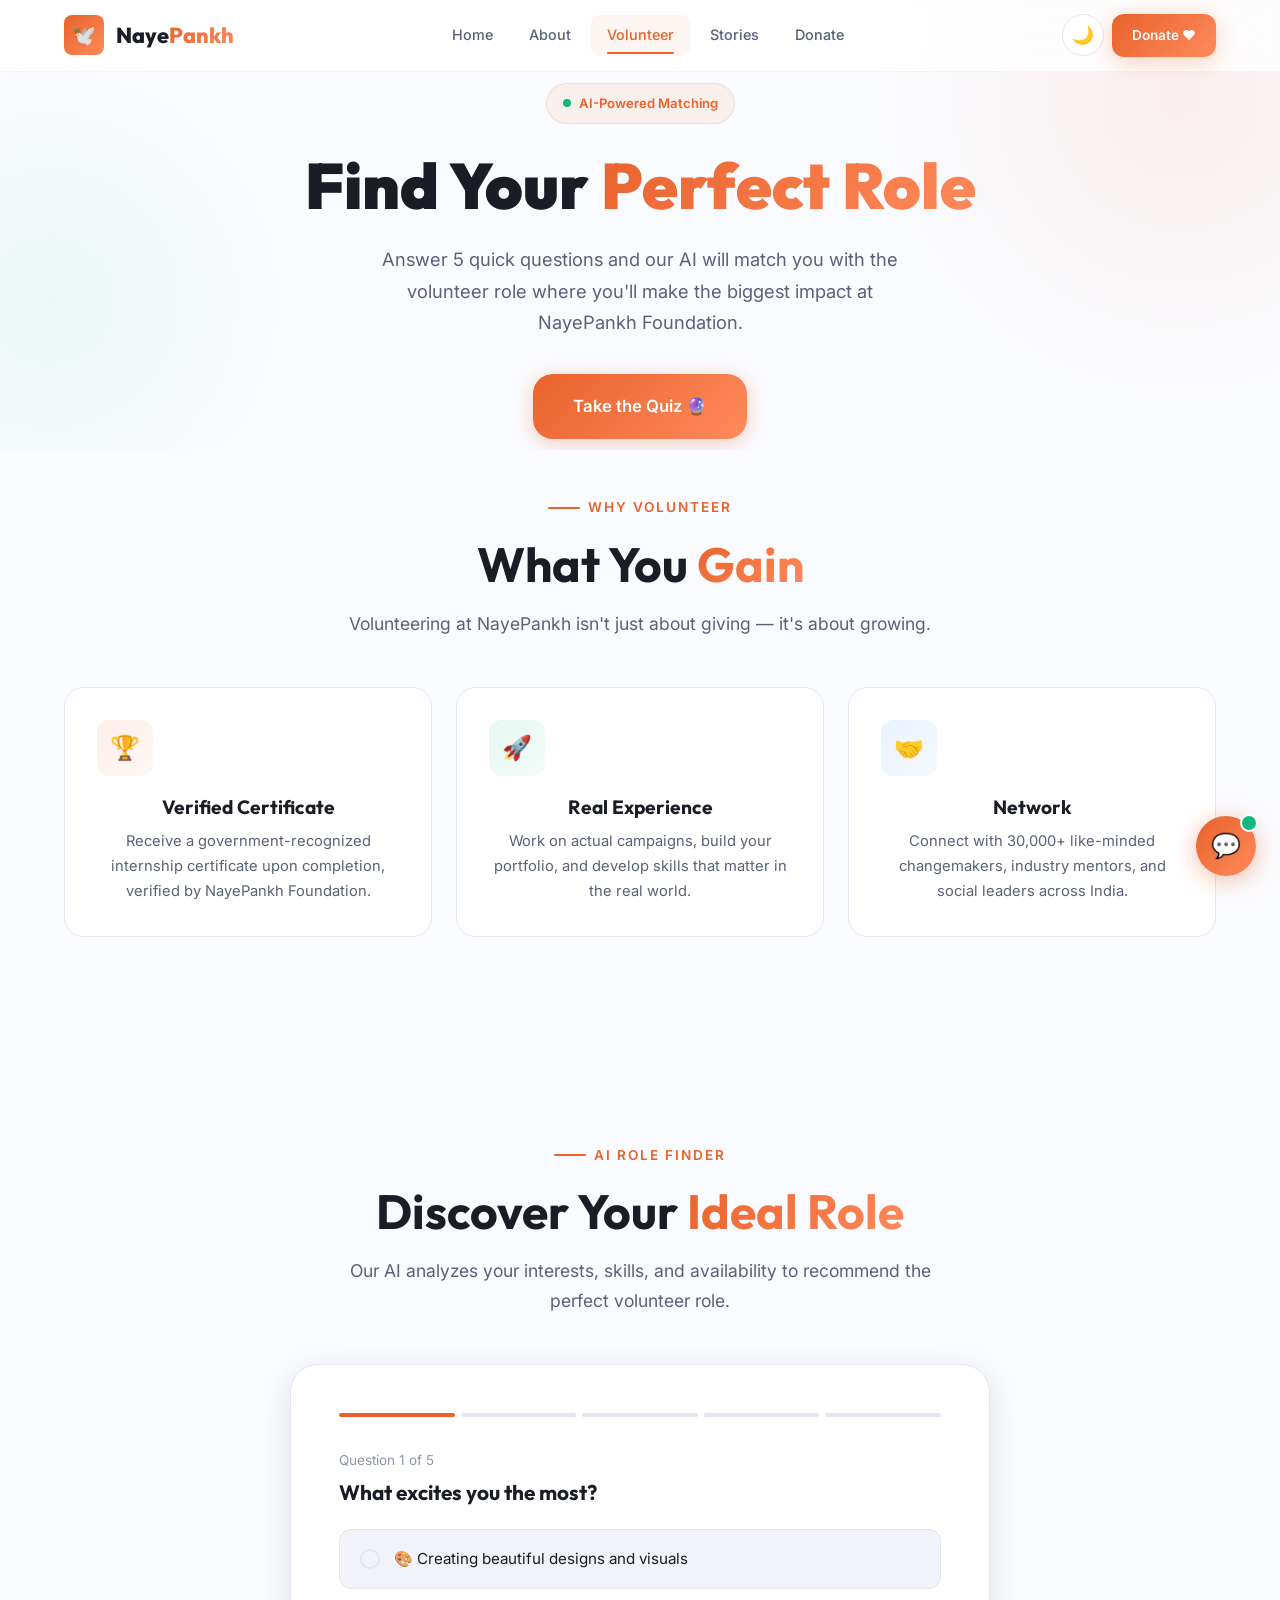
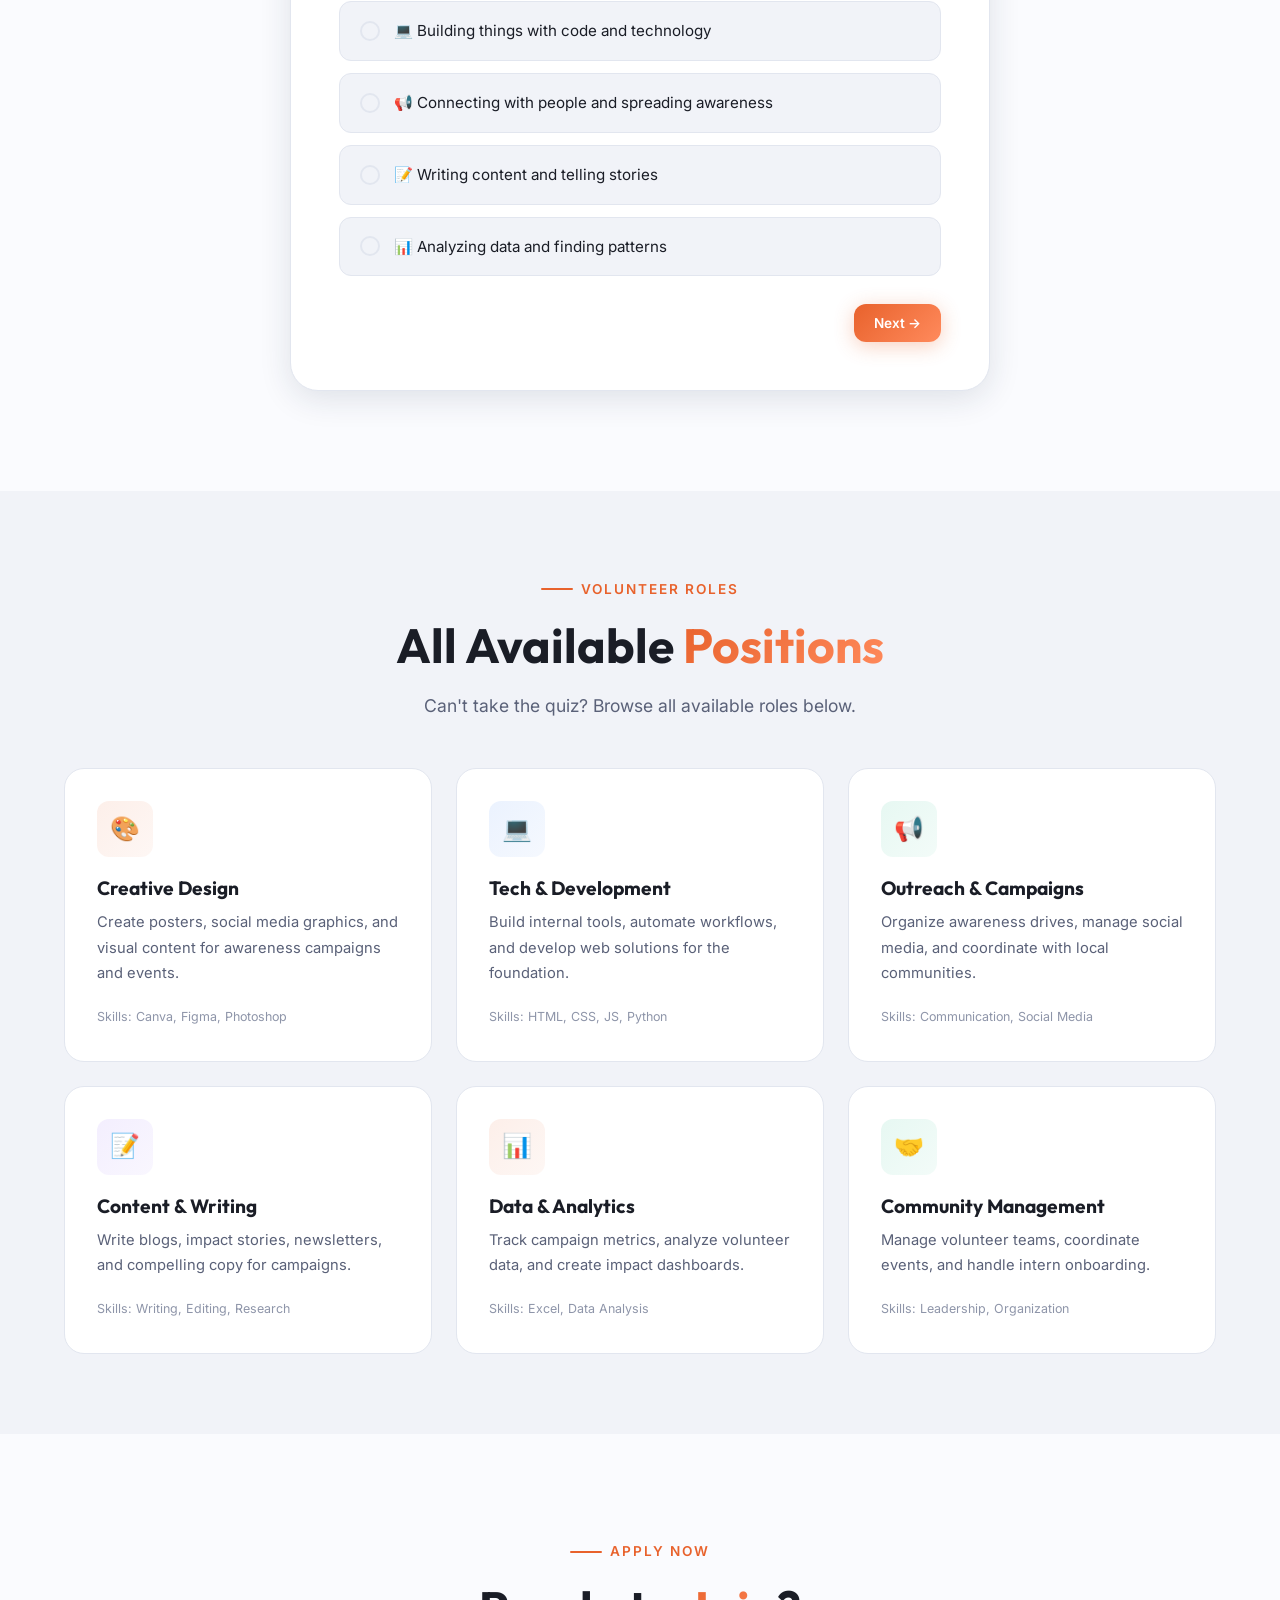
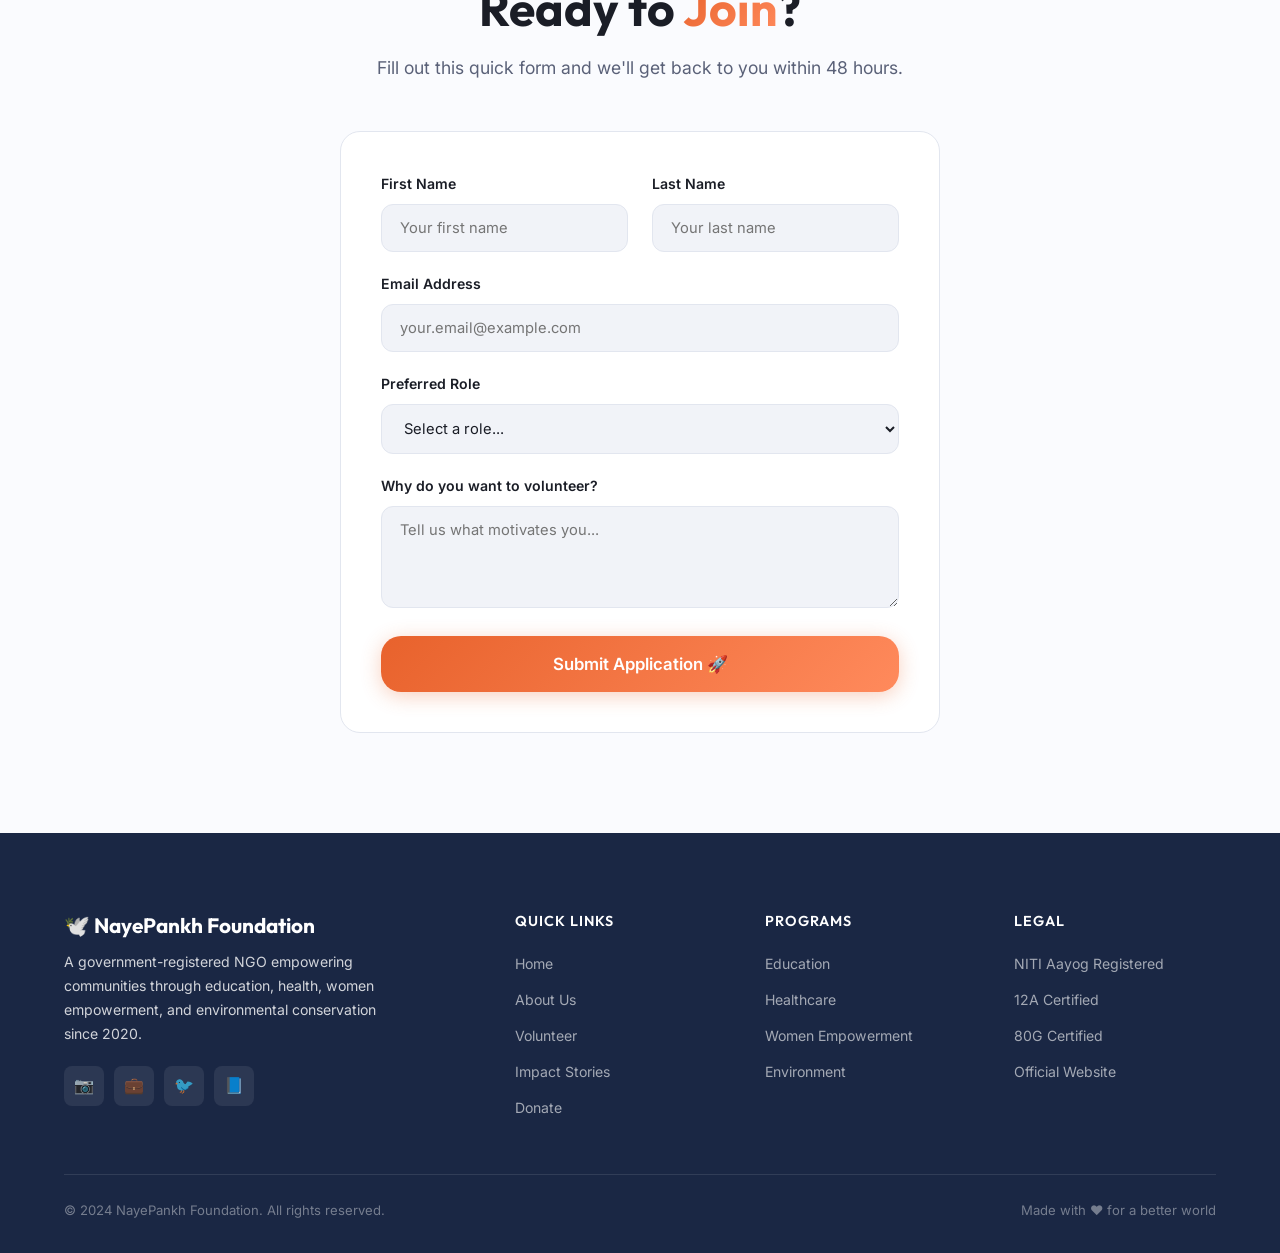
<file: volunteer.html>
<!DOCTYPE html>
<html lang="en">
<head>
  <meta charset="UTF-8">
  <meta name="viewport" content="width=device-width, initial-scale=1.0">
  <meta name="description" content="Take the AI-powered quiz to find your perfect volunteer role at NayePankh Foundation. Match your skills with social impact opportunities.">
  <title>Volunteer — Find Your Role | NayePankh Foundation</title>
  <link rel="stylesheet" href="css/styles.css">
</head>
<body>

  <!-- ===== NAVIGATION ===== -->
  <nav class="navbar" id="navbar">
    <div class="container">
      <a href="index.html" class="nav-brand">
        <div class="logo-icon">🕊️</div>
        <span>Naye<span class="text-gradient">Pankh</span></span>
      </a>
      <div class="nav-links" id="navLinks">
        <a href="index.html">Home</a>
        <a href="about.html">About</a>
        <a href="volunteer.html" class="active">Volunteer</a>
        <a href="stories.html">Stories</a>
        <a href="donate.html">Donate</a>
      </div>
      <div class="nav-actions">
        <button class="theme-toggle" id="themeToggle" onclick="toggleTheme()" aria-label="Toggle dark mode">🌙</button>
        <a href="donate.html" class="btn btn-primary btn-sm">Donate ❤️</a>
        <button class="menu-toggle" id="menuToggle" aria-label="Toggle menu">
          <span></span><span></span><span></span>
        </button>
      </div>
    </div>
  </nav>

  <!-- ===== PAGE HEADER ===== -->
  <section class="hero" style="min-height: 50vh;">
    <div class="container" style="grid-template-columns: 1fr; text-align: center;">
      <div class="hero-content" style="max-width: 700px; margin: 0 auto;">
        <div class="hero-badge">
          <span class="pulse"></span>
          AI-Powered Matching
        </div>
        <h1 class="hero-title">
          Find Your <span class="text-gradient">Perfect Role</span>
        </h1>
        <p class="hero-description" style="margin: 0 auto 36px;">
          Answer 5 quick questions and our AI will match you with the volunteer role where you'll make the biggest impact at NayePankh Foundation.
        </p>
        <a href="#quiz" class="btn btn-primary btn-lg">Take the Quiz 🔮</a>
      </div>
    </div>
  </section>

  <!-- ===== WHY VOLUNTEER ===== -->
  <section class="section" style="padding-top: 40px;">
    <div class="container">
      <div class="text-center reveal" style="margin-bottom: 48px;">
        <span class="section-label">Why Volunteer</span>
        <h2 class="section-title">What You <span class="text-gradient">Gain</span></h2>
        <p class="section-subtitle mx-auto">Volunteering at NayePankh isn't just about giving — it's about growing.</p>
      </div>

      <div class="grid-3 reveal">
        <div class="card" style="text-align: center;">
          <div class="card-icon-box orange">🏆</div>
          <h3>Verified Certificate</h3>
          <p>Receive a government-recognized internship certificate upon completion, verified by NayePankh Foundation.</p>
        </div>
        <div class="card" style="text-align: center;">
          <div class="card-icon-box green">🚀</div>
          <h3>Real Experience</h3>
          <p>Work on actual campaigns, build your portfolio, and develop skills that matter in the real world.</p>
        </div>
        <div class="card" style="text-align: center;">
          <div class="card-icon-box blue">🤝</div>
          <h3>Network</h3>
          <p>Connect with 30,000+ like-minded changemakers, industry mentors, and social leaders across India.</p>
        </div>
      </div>
    </div>
  </section>

  <!-- ===== AI ROLE FINDER QUIZ ===== -->
  <section class="quiz-section" id="quiz">
    <div class="container">
      <div class="text-center reveal" style="margin-bottom: 48px;">
        <span class="section-label">AI Role Finder</span>
        <h2 class="section-title">Discover Your <span class="text-gradient">Ideal Role</span></h2>
        <p class="section-subtitle mx-auto">Our AI analyzes your interests, skills, and availability to recommend the perfect volunteer role.</p>
      </div>

      <div id="quizContainer" class="reveal">
        <!-- Quiz renders here via JavaScript -->
      </div>
    </div>
  </section>

  <!-- ===== AVAILABLE ROLES ===== -->
  <section class="impact-section">
    <div class="container">
      <div class="text-center reveal" style="margin-bottom: 48px;">
        <span class="section-label">Volunteer Roles</span>
        <h2 class="section-title">All Available <span class="text-gradient">Positions</span></h2>
        <p class="section-subtitle mx-auto">Can't take the quiz? Browse all available roles below.</p>
      </div>

      <div class="grid-3 reveal">
        <div class="card">
          <div class="card-icon-box orange">🎨</div>
          <h3>Creative Design</h3>
          <p>Create posters, social media graphics, and visual content for awareness campaigns and events.</p>
          <div style="margin-top: 16px;">
            <span style="font-size: 0.78rem; color: var(--text-muted);">Skills: Canva, Figma, Photoshop</span>
          </div>
        </div>
        <div class="card">
          <div class="card-icon-box blue">💻</div>
          <h3>Tech & Development</h3>
          <p>Build internal tools, automate workflows, and develop web solutions for the foundation.</p>
          <div style="margin-top: 16px;">
            <span style="font-size: 0.78rem; color: var(--text-muted);">Skills: HTML, CSS, JS, Python</span>
          </div>
        </div>
        <div class="card">
          <div class="card-icon-box green">📢</div>
          <h3>Outreach & Campaigns</h3>
          <p>Organize awareness drives, manage social media, and coordinate with local communities.</p>
          <div style="margin-top: 16px;">
            <span style="font-size: 0.78rem; color: var(--text-muted);">Skills: Communication, Social Media</span>
          </div>
        </div>
        <div class="card">
          <div class="card-icon-box purple">📝</div>
          <h3>Content & Writing</h3>
          <p>Write blogs, impact stories, newsletters, and compelling copy for campaigns.</p>
          <div style="margin-top: 16px;">
            <span style="font-size: 0.78rem; color: var(--text-muted);">Skills: Writing, Editing, Research</span>
          </div>
        </div>
        <div class="card">
          <div class="card-icon-box orange">📊</div>
          <h3>Data & Analytics</h3>
          <p>Track campaign metrics, analyze volunteer data, and create impact dashboards.</p>
          <div style="margin-top: 16px;">
            <span style="font-size: 0.78rem; color: var(--text-muted);">Skills: Excel, Data Analysis</span>
          </div>
        </div>
        <div class="card">
          <div class="card-icon-box green">🤝</div>
          <h3>Community Management</h3>
          <p>Manage volunteer teams, coordinate events, and handle intern onboarding.</p>
          <div style="margin-top: 16px;">
            <span style="font-size: 0.78rem; color: var(--text-muted);">Skills: Leadership, Organization</span>
          </div>
        </div>
      </div>
    </div>
  </section>

  <!-- ===== VOLUNTEER FORM ===== -->
  <section class="section" id="apply">
    <div class="container">
      <div class="text-center reveal" style="margin-bottom: 48px;">
        <span class="section-label">Apply Now</span>
        <h2 class="section-title">Ready to <span class="text-gradient">Join</span>?</h2>
        <p class="section-subtitle mx-auto">Fill out this quick form and we'll get back to you within 48 hours.</p>
      </div>

      <div class="reveal" style="max-width: 600px; margin: 0 auto;">
        <div class="card" style="padding: 40px;">
          <form id="volunteerForm" onsubmit="handleVolunteerSubmit(event)">
            <div class="grid-2">
              <div class="form-group">
                <label for="firstName">First Name</label>
                <input type="text" id="firstName" placeholder="Your first name" required>
              </div>
              <div class="form-group">
                <label for="lastName">Last Name</label>
                <input type="text" id="lastName" placeholder="Your last name" required>
              </div>
            </div>

            <div class="form-group">
              <label for="email">Email Address</label>
              <input type="email" id="email" placeholder="your.email@example.com" required>
            </div>

            <div class="form-group">
              <label for="role">Preferred Role</label>
              <select id="role" required>
                <option value="">Select a role...</option>
                <option value="design">🎨 Creative Design</option>
                <option value="tech">💻 Tech & Development</option>
                <option value="outreach">📢 Outreach & Campaigns</option>
                <option value="content">📝 Content & Writing</option>
                <option value="data">📊 Data & Analytics</option>
                <option value="community">🤝 Community Management</option>
              </select>
            </div>

            <div class="form-group">
              <label for="motivation">Why do you want to volunteer?</label>
              <textarea id="motivation" placeholder="Tell us what motivates you..." rows="4" required></textarea>
            </div>

            <button type="submit" class="btn btn-primary btn-lg" style="width: 100%;">
              Submit Application 🚀
            </button>
          </form>

          <div id="formSuccess" style="display: none; text-align: center; padding: 40px 0;">
            <div style="font-size: 4rem; margin-bottom: 16px;">🎉</div>
            <h3 style="margin-bottom: 8px;">Application Submitted!</h3>
            <p style="color: var(--text-secondary);">Thank you for wanting to volunteer! We'll review your application and get back to you within 48 hours.</p>
          </div>
        </div>
      </div>
    </div>
  </section>

  <!-- ===== FOOTER ===== -->
  <footer class="footer">
    <div class="container">
      <div class="footer-grid">
        <div class="footer-brand">
          <h3>🕊️ NayePankh Foundation</h3>
          <p>A government-registered NGO empowering communities through education, health, women empowerment, and environmental conservation since 2020.</p>
          <div class="footer-social">
            <a href="https://www.instagram.com/nayepankhfoundation/" target="_blank" aria-label="Instagram">📷</a>
            <a href="https://www.linkedin.com/company/nayepankh-foundation/" target="_blank" aria-label="LinkedIn">💼</a>
            <a href="https://twitter.com/NayePankh" target="_blank" aria-label="Twitter">🐦</a>
            <a href="https://www.facebook.com/nayepankhfoundation/" target="_blank" aria-label="Facebook">📘</a>
          </div>
        </div>
        <div class="footer-column">
          <h4>Quick Links</h4>
          <a href="index.html">Home</a>
          <a href="about.html">About Us</a>
          <a href="volunteer.html">Volunteer</a>
          <a href="stories.html">Impact Stories</a>
          <a href="donate.html">Donate</a>
        </div>
        <div class="footer-column">
          <h4>Programs</h4>
          <a href="#">Education</a>
          <a href="#">Healthcare</a>
          <a href="#">Women Empowerment</a>
          <a href="#">Environment</a>
        </div>
        <div class="footer-column">
          <h4>Legal</h4>
          <a href="#">NITI Aayog Registered</a>
          <a href="#">12A Certified</a>
          <a href="#">80G Certified</a>
          <a href="https://nayepankh.com" target="_blank">Official Website</a>
        </div>
      </div>
      <div class="footer-bottom">
        <span>© 2024 NayePankh Foundation. All rights reserved.</span>
        <span>Made with ❤️ for a better world</span>
      </div>
    </div>
  </footer>

  <!-- AI Chat Widget -->
  <div class="chat-widget" id="chatWidget">
    <div class="chat-window" id="chatWindow">
      <div class="chat-header">
        <div class="chat-avatar">🤖</div>
        <div class="chat-info">
          <h4>NayeBot — AI Assistant</h4>
          <span>Online • Powered by Groq AI</span>
        </div>
      </div>
      <div class="chat-messages" id="chatMessages"></div>
      <div class="chat-input-area">
        <input type="text" id="chatInput" placeholder="Ask anything about NayePankh..." autocomplete="off">
        <button id="chatSend" aria-label="Send message">➤</button>
      </div>
    </div>
    <button class="chat-toggle" id="chatToggle" aria-label="Open chat">💬<div class="badge"></div></button>
  </div>

  <script src="js/main.js"></script>
  <script src="js/chat.js"></script>
  <script src="js/role-finder.js"></script>
  <script>
    function handleVolunteerSubmit(e) {
      e.preventDefault();
      document.getElementById('volunteerForm').style.display = 'none';
      document.getElementById('formSuccess').style.display = 'block';
    }
  </script>
</body>
</html>
</file>
<file: css/styles.css>
/* ========================================
   NayePankh Foundation — Design System
   ======================================== */

/* ---------- Google Fonts ---------- */
@import url('https://fonts.googleapis.com/css2?family=Inter:wght@300;400;500;600;700;800;900&family=Outfit:wght@400;500;600;700;800&display=swap');

/* ---------- CSS Variables (Light Mode) ---------- */
:root {
  /* Brand Colors */
  --primary: #E8622C;
  --primary-light: #FF8A5C;
  --primary-dark: #C14A1A;
  --secondary: #1A2744;
  --secondary-light: #2B3E5E;
  --accent: #10B981;
  --accent-light: #34D399;

  /* Neutrals */
  --bg-primary: #FAFBFE;
  --bg-secondary: #F1F3F8;
  --bg-card: #FFFFFF;
  --bg-glass: rgba(255, 255, 255, 0.7);
  --text-primary: #1A1D26;
  --text-secondary: #5A6178;
  --text-muted: #8E95A9;
  --border: #E2E6EF;
  --border-light: #F0F2F7;

  /* Shadows */
  --shadow-sm: 0 1px 3px rgba(26, 39, 68, 0.06);
  --shadow-md: 0 4px 16px rgba(26, 39, 68, 0.08);
  --shadow-lg: 0 8px 32px rgba(26, 39, 68, 0.12);
  --shadow-xl: 0 16px 48px rgba(26, 39, 68, 0.16);
  --shadow-glow: 0 0 40px rgba(232, 98, 44, 0.15);

  /* Typography */
  --font-heading: 'Outfit', sans-serif;
  --font-body: 'Inter', sans-serif;

  /* Spacing */
  --section-padding: 100px 0;
  --container-width: 1200px;
  --nav-height: 72px;

  /* Border Radius */
  --radius-sm: 8px;
  --radius-md: 12px;
  --radius-lg: 20px;
  --radius-xl: 28px;
  --radius-full: 50%;

  /* Transitions */
  --transition-fast: 0.2s cubic-bezier(0.4, 0, 0.2, 1);
  --transition-smooth: 0.4s cubic-bezier(0.4, 0, 0.2, 1);
  --transition-spring: 0.5s cubic-bezier(0.175, 0.885, 0.32, 1.275);
}

/* ---------- Dark Mode ---------- */
[data-theme="dark"] {
  --bg-primary: #0D1117;
  --bg-secondary: #161B22;
  --bg-card: #1C2333;
  --bg-glass: rgba(28, 35, 51, 0.8);
  --text-primary: #F0F2F8;
  --text-secondary: #A0A8BE;
  --text-muted: #6B7394;
  --border: #2A3346;
  --border-light: #1E2736;
  --shadow-sm: 0 1px 3px rgba(0, 0, 0, 0.2);
  --shadow-md: 0 4px 16px rgba(0, 0, 0, 0.3);
  --shadow-lg: 0 8px 32px rgba(0, 0, 0, 0.4);
  --shadow-xl: 0 16px 48px rgba(0, 0, 0, 0.5);
  --shadow-glow: 0 0 60px rgba(232, 98, 44, 0.2);
}

/* ---------- Reset & Base ---------- */
*, *::before, *::after {
  margin: 0;
  padding: 0;
  box-sizing: border-box;
}

html {
  scroll-behavior: smooth;
  scroll-padding-top: var(--nav-height);
}

body {
  font-family: var(--font-body);
  background: var(--bg-primary);
  color: var(--text-primary);
  line-height: 1.7;
  overflow-x: hidden;
  transition: background var(--transition-smooth), color var(--transition-smooth);
}

a {
  text-decoration: none;
  color: inherit;
  transition: color var(--transition-fast);
}

img {
  max-width: 100%;
  display: block;
}

ul { list-style: none; }

h1, h2, h3, h4, h5, h6 {
  font-family: var(--font-heading);
  font-weight: 700;
  line-height: 1.2;
  color: var(--text-primary);
}

.container {
  max-width: var(--container-width);
  margin: 0 auto;
  padding: 0 24px;
}

/* ---------- Utility Classes ---------- */
.section { padding: var(--section-padding); }

.section-label {
  display: inline-flex;
  align-items: center;
  gap: 8px;
  font-size: 0.85rem;
  font-weight: 600;
  text-transform: uppercase;
  letter-spacing: 2px;
  color: var(--primary);
  margin-bottom: 16px;
}

.section-label::before {
  content: '';
  width: 32px;
  height: 2px;
  background: var(--primary);
  border-radius: 1px;
}

.section-title {
  font-size: clamp(2rem, 4vw, 3rem);
  margin-bottom: 16px;
}

.section-subtitle {
  font-size: 1.1rem;
  color: var(--text-secondary);
  max-width: 600px;
}

.text-gradient {
  background: linear-gradient(135deg, var(--primary), var(--primary-light));
  -webkit-background-clip: text;
  -webkit-text-fill-color: transparent;
  background-clip: text;
}

.text-center { text-align: center; }

.mx-auto { margin-left: auto; margin-right: auto; }

/* ---------- Buttons ---------- */
.btn {
  display: inline-flex;
  align-items: center;
  justify-content: center;
  gap: 8px;
  padding: 14px 32px;
  font-family: var(--font-body);
  font-size: 0.95rem;
  font-weight: 600;
  border: none;
  border-radius: var(--radius-md);
  cursor: pointer;
  transition: all var(--transition-smooth);
  position: relative;
  overflow: hidden;
}

.btn::after {
  content: '';
  position: absolute;
  inset: 0;
  background: linear-gradient(135deg, rgba(255,255,255,0.2), transparent);
  opacity: 0;
  transition: opacity var(--transition-fast);
}

.btn:hover::after { opacity: 1; }

.btn-primary {
  background: linear-gradient(135deg, var(--primary), var(--primary-light));
  color: #fff;
  box-shadow: 0 4px 20px rgba(232, 98, 44, 0.3);
}

.btn-primary:hover {
  transform: translateY(-2px);
  box-shadow: 0 8px 30px rgba(232, 98, 44, 0.4);
}

.btn-secondary {
  background: var(--bg-card);
  color: var(--text-primary);
  border: 1.5px solid var(--border);
}

.btn-secondary:hover {
  border-color: var(--primary);
  color: var(--primary);
  transform: translateY(-2px);
  box-shadow: var(--shadow-md);
}

.btn-ghost {
  background: transparent;
  color: var(--primary);
  padding: 14px 16px;
}

.btn-ghost:hover { background: rgba(232, 98, 44, 0.08); }

.btn-sm {
  padding: 10px 20px;
  font-size: 0.85rem;
}

.btn-lg {
  padding: 18px 40px;
  font-size: 1.05rem;
  border-radius: var(--radius-lg);
}

/* ---------- Navigation ---------- */
.navbar {
  position: fixed;
  top: 0;
  left: 0;
  right: 0;
  height: var(--nav-height);
  display: flex;
  align-items: center;
  z-index: 1000;
  transition: all var(--transition-smooth);
  background: var(--bg-glass);
  backdrop-filter: blur(20px);
  -webkit-backdrop-filter: blur(20px);
  border-bottom: 1px solid var(--border-light);
}

.navbar.scrolled {
  box-shadow: var(--shadow-md);
}

.navbar .container {
  display: flex;
  align-items: center;
  justify-content: space-between;
  width: 100%;
}

.nav-brand {
  display: flex;
  align-items: center;
  gap: 12px;
  font-family: var(--font-heading);
  font-weight: 800;
  font-size: 1.35rem;
}

.nav-brand .logo-icon {
  width: 40px;
  height: 40px;
  background: linear-gradient(135deg, var(--primary), var(--primary-light));
  border-radius: var(--radius-sm);
  display: flex;
  align-items: center;
  justify-content: center;
  font-size: 1.2rem;
  color: #fff;
}

.nav-links {
  display: flex;
  align-items: center;
  gap: 4px;
}

.nav-links a {
  padding: 8px 16px;
  font-size: 0.9rem;
  font-weight: 500;
  color: var(--text-secondary);
  border-radius: var(--radius-sm);
  transition: all var(--transition-fast);
  position: relative;
}

.nav-links a:hover,
.nav-links a.active {
  color: var(--primary);
  background: rgba(232, 98, 44, 0.06);
}

.nav-links a.active::after {
  content: '';
  position: absolute;
  bottom: 2px;
  left: 16px;
  right: 16px;
  height: 2px;
  background: var(--primary);
  border-radius: 1px;
}

.nav-actions {
  display: flex;
  align-items: center;
  gap: 8px;
}

.theme-toggle {
  width: 42px;
  height: 42px;
  border-radius: var(--radius-full);
  border: 1.5px solid var(--border);
  background: var(--bg-card);
  color: var(--text-secondary);
  cursor: pointer;
  display: flex;
  align-items: center;
  justify-content: center;
  font-size: 1.1rem;
  transition: all var(--transition-fast);
}

.theme-toggle:hover {
  border-color: var(--primary);
  color: var(--primary);
  transform: rotate(30deg);
}

/* Mobile menu button */
.menu-toggle {
  display: none;
  flex-direction: column;
  gap: 5px;
  background: none;
  border: none;
  cursor: pointer;
  padding: 8px;
  z-index: 1001;
}

.menu-toggle span {
  display: block;
  width: 24px;
  height: 2px;
  background: var(--text-primary);
  border-radius: 2px;
  transition: all var(--transition-fast);
}

.menu-toggle.active span:nth-child(1) {
  transform: rotate(45deg) translate(5px, 5px);
}

.menu-toggle.active span:nth-child(2) { opacity: 0; }

.menu-toggle.active span:nth-child(3) {
  transform: rotate(-45deg) translate(5px, -5px);
}

/* ---------- Hero Section ---------- */
.hero {
  min-height: 100vh;
  display: flex;
  align-items: center;
  position: relative;
  padding-top: var(--nav-height);
  overflow: hidden;
}

.hero::before {
  content: '';
  position: absolute;
  top: -200px;
  right: -200px;
  width: 600px;
  height: 600px;
  background: radial-gradient(circle, rgba(232, 98, 44, 0.08) 0%, transparent 70%);
  border-radius: 50%;
  pointer-events: none;
}

.hero::after {
  content: '';
  position: absolute;
  bottom: -100px;
  left: -200px;
  width: 500px;
  height: 500px;
  background: radial-gradient(circle, rgba(16, 185, 129, 0.06) 0%, transparent 70%);
  border-radius: 50%;
  pointer-events: none;
}

.hero .container {
  display: grid;
  grid-template-columns: 1fr 1fr;
  gap: 60px;
  align-items: center;
}

.hero-content { position: relative; z-index: 1; }

.hero-badge {
  display: inline-flex;
  align-items: center;
  gap: 8px;
  padding: 8px 16px;
  background: rgba(232, 98, 44, 0.08);
  border: 1px solid rgba(232, 98, 44, 0.15);
  border-radius: 100px;
  font-size: 0.82rem;
  font-weight: 600;
  color: var(--primary);
  margin-bottom: 24px;
  animation: fadeInUp 0.8s ease;
}

.hero-badge .pulse {
  width: 8px;
  height: 8px;
  background: var(--accent);
  border-radius: 50%;
  animation: pulse 2s infinite;
}

.hero-title {
  font-size: clamp(2.5rem, 5vw, 4rem);
  font-weight: 900;
  margin-bottom: 20px;
  animation: fadeInUp 0.8s ease 0.1s both;
}

.hero-description {
  font-size: 1.15rem;
  color: var(--text-secondary);
  margin-bottom: 36px;
  max-width: 520px;
  animation: fadeInUp 0.8s ease 0.2s both;
}

.hero-buttons {
  display: flex;
  gap: 16px;
  flex-wrap: wrap;
  animation: fadeInUp 0.8s ease 0.3s both;
}

.hero-stats {
  display: flex;
  gap: 40px;
  margin-top: 50px;
  animation: fadeInUp 0.8s ease 0.4s both;
}

.hero-stat {
  text-align: left;
}

.hero-stat .stat-number {
  font-family: var(--font-heading);
  font-size: 2rem;
  font-weight: 800;
  color: var(--primary);
  line-height: 1;
}

.hero-stat .stat-label {
  font-size: 0.82rem;
  color: var(--text-muted);
  margin-top: 4px;
}

/* Hero Visual */
.hero-visual {
  position: relative;
  display: flex;
  justify-content: center;
  align-items: center;
  animation: fadeInRight 1s ease 0.3s both;
}

.hero-image-wrapper {
  position: relative;
  width: 100%;
  max-width: 480px;
  aspect-ratio: 1;
}

.hero-image-wrapper .floating-card {
  position: absolute;
  background: var(--bg-glass);
  backdrop-filter: blur(12px);
  border: 1px solid var(--border-light);
  border-radius: var(--radius-md);
  padding: 16px 20px;
  display: flex;
  align-items: center;
  gap: 12px;
  box-shadow: var(--shadow-lg);
  animation: float 4s ease-in-out infinite;
  z-index: 2;
}

.floating-card.card-1 {
  top: 10%;
  right: -10%;
  animation-delay: 0s;
}

.floating-card.card-2 {
  bottom: 15%;
  left: -5%;
  animation-delay: 1.5s;
}

.floating-card .card-icon {
  width: 44px;
  height: 44px;
  border-radius: var(--radius-sm);
  display: flex;
  align-items: center;
  justify-content: center;
  font-size: 1.2rem;
  flex-shrink: 0;
}

.floating-card .card-icon.orange {
  background: rgba(232, 98, 44, 0.12);
  color: var(--primary);
}

.floating-card .card-icon.green {
  background: rgba(16, 185, 129, 0.12);
  color: var(--accent);
}

.floating-card .card-text strong {
  display: block;
  font-size: 0.85rem;
  font-weight: 600;
}

.floating-card .card-text span {
  font-size: 0.75rem;
  color: var(--text-muted);
}

.hero-blob {
  width: 100%;
  height: 100%;
  position: absolute;
  top: 0;
  left: 0;
  background: linear-gradient(135deg, rgba(232,98,44,0.1), rgba(16,185,129,0.1));
  border-radius: 60% 40% 30% 70% / 60% 30% 70% 40%;
  animation: morphBlob 8s ease-in-out infinite;
}

/* ---------- Cards ---------- */
.card {
  background: var(--bg-card);
  border: 1px solid var(--border);
  border-radius: var(--radius-lg);
  padding: 32px;
  transition: all var(--transition-smooth);
}

.card:hover {
  transform: translateY(-4px);
  box-shadow: var(--shadow-lg);
  border-color: rgba(232, 98, 44, 0.2);
}

.card-icon-box {
  width: 56px;
  height: 56px;
  border-radius: var(--radius-md);
  display: flex;
  align-items: center;
  justify-content: center;
  font-size: 1.5rem;
  margin-bottom: 20px;
}

.card-icon-box.orange {
  background: linear-gradient(135deg, rgba(232,98,44,0.1), rgba(232,98,44,0.05));
  color: var(--primary);
}

.card-icon-box.green {
  background: linear-gradient(135deg, rgba(16,185,129,0.1), rgba(16,185,129,0.05));
  color: var(--accent);
}

.card-icon-box.blue {
  background: linear-gradient(135deg, rgba(59,130,246,0.1), rgba(59,130,246,0.05));
  color: #3B82F6;
}

.card-icon-box.purple {
  background: linear-gradient(135deg, rgba(139,92,246,0.1), rgba(139,92,246,0.05));
  color: #8B5CF6;
}

.card h3 {
  font-size: 1.2rem;
  margin-bottom: 10px;
}

.card p {
  color: var(--text-secondary);
  font-size: 0.92rem;
}

/* ---------- Grid Layouts ---------- */
.grid-2 {
  display: grid;
  grid-template-columns: repeat(2, 1fr);
  gap: 24px;
}

.grid-3 {
  display: grid;
  grid-template-columns: repeat(3, 1fr);
  gap: 24px;
}

.grid-4 {
  display: grid;
  grid-template-columns: repeat(4, 1fr);
  gap: 24px;
}

/* ---------- Impact Counter Section ---------- */
.impact-section {
  background: var(--bg-secondary);
  padding: 80px 0;
}

.impact-grid {
  display: grid;
  grid-template-columns: repeat(4, 1fr);
  gap: 24px;
}

.impact-card {
  text-align: center;
  padding: 36px 20px;
  background: var(--bg-card);
  border: 1px solid var(--border);
  border-radius: var(--radius-lg);
  transition: all var(--transition-smooth);
}

.impact-card:hover {
  transform: translateY(-4px);
  box-shadow: var(--shadow-lg);
}

.impact-card .impact-icon {
  font-size: 2rem;
  margin-bottom: 16px;
}

.impact-card .impact-number {
  font-family: var(--font-heading);
  font-size: 2.5rem;
  font-weight: 800;
  color: var(--primary);
  line-height: 1;
}

.impact-card .impact-label {
  font-size: 0.88rem;
  color: var(--text-secondary);
  margin-top: 8px;
}

/* ---------- Timeline ---------- */
.timeline {
  position: relative;
  max-width: 800px;
  margin: 0 auto;
}

.timeline::before {
  content: '';
  position: absolute;
  left: 50%;
  top: 0;
  bottom: 0;
  width: 2px;
  background: linear-gradient(180deg, var(--primary), var(--accent));
  transform: translateX(-50%);
}

.timeline-item {
  display: flex;
  justify-content: flex-end;
  padding-right: 50%;
  position: relative;
  margin-bottom: 40px;
}

.timeline-item:nth-child(even) {
  justify-content: flex-start;
  padding-right: 0;
  padding-left: 50%;
}

.timeline-item::before {
  content: '';
  position: absolute;
  left: 50%;
  top: 20px;
  width: 16px;
  height: 16px;
  background: var(--primary);
  border: 3px solid var(--bg-primary);
  border-radius: 50%;
  transform: translateX(-50%);
  z-index: 1;
}

.timeline-content {
  background: var(--bg-card);
  border: 1px solid var(--border);
  border-radius: var(--radius-md);
  padding: 24px;
  margin: 0 30px;
  max-width: 360px;
  transition: all var(--transition-smooth);
}

.timeline-content:hover {
  box-shadow: var(--shadow-lg);
  transform: translateY(-2px);
}

.timeline-content .year {
  font-family: var(--font-heading);
  font-weight: 700;
  font-size: 1.1rem;
  color: var(--primary);
  margin-bottom: 8px;
}

.timeline-content h3 {
  font-size: 1rem;
  margin-bottom: 6px;
}

.timeline-content p {
  font-size: 0.85rem;
  color: var(--text-secondary);
}

/* ---------- Donation Calculator ---------- */
.calculator-section {
  background: linear-gradient(135deg, var(--secondary), var(--secondary-light));
  padding: 80px 0;
  color: #fff;
}

.calculator-card {
  max-width: 700px;
  margin: 0 auto;
  background: rgba(255, 255, 255, 0.08);
  backdrop-filter: blur(20px);
  border: 1px solid rgba(255, 255, 255, 0.1);
  border-radius: var(--radius-xl);
  padding: 48px;
}

.calculator-input-group {
  display: flex;
  align-items: center;
  gap: 16px;
  margin: 32px 0;
}

.calculator-input-group label {
  font-size: 1.1rem;
  font-weight: 600;
  white-space: nowrap;
}

.calculator-input-group input {
  flex: 1;
  padding: 16px 20px;
  font-size: 1.5rem;
  font-family: var(--font-heading);
  font-weight: 700;
  background: rgba(255,255,255,0.1);
  border: 1.5px solid rgba(255,255,255,0.2);
  border-radius: var(--radius-md);
  color: #fff;
  outline: none;
  transition: border-color var(--transition-fast);
}

.calculator-input-group input:focus {
  border-color: var(--primary);
}

.calculator-input-group input::placeholder {
  color: rgba(255,255,255,0.4);
}

.impact-results {
  display: grid;
  grid-template-columns: repeat(3, 1fr);
  gap: 16px;
  margin-top: 32px;
}

.impact-result-item {
  text-align: center;
  padding: 24px 16px;
  background: rgba(255,255,255,0.06);
  border: 1px solid rgba(255,255,255,0.1);
  border-radius: var(--radius-md);
  transition: all var(--transition-smooth);
}

.impact-result-item:hover {
  background: rgba(255,255,255,0.1);
  transform: scale(1.03);
}

.impact-result-item .result-icon {
  font-size: 1.8rem;
  margin-bottom: 8px;
}

.impact-result-item .result-number {
  font-family: var(--font-heading);
  font-size: 2rem;
  font-weight: 800;
  color: var(--primary-light);
}

.impact-result-item .result-text {
  font-size: 0.82rem;
  color: rgba(255,255,255,0.7);
  margin-top: 4px;
}

/* ---------- Role Finder Quiz ---------- */
.quiz-section { padding: 100px 0; }

.quiz-card {
  max-width: 700px;
  margin: 0 auto;
  background: var(--bg-card);
  border: 1px solid var(--border);
  border-radius: var(--radius-xl);
  padding: 48px;
  box-shadow: var(--shadow-lg);
}

.quiz-progress {
  display: flex;
  gap: 6px;
  margin-bottom: 32px;
}

.quiz-progress .progress-step {
  flex: 1;
  height: 4px;
  background: var(--border);
  border-radius: 2px;
  transition: background var(--transition-smooth);
}

.quiz-progress .progress-step.active {
  background: var(--primary);
}

.quiz-progress .progress-step.done {
  background: var(--accent);
}

.quiz-question {
  font-size: 1.3rem;
  font-weight: 700;
  margin-bottom: 24px;
}

.quiz-options {
  display: flex;
  flex-direction: column;
  gap: 12px;
}

.quiz-option {
  display: flex;
  align-items: center;
  gap: 14px;
  padding: 16px 20px;
  background: var(--bg-secondary);
  border: 1.5px solid var(--border);
  border-radius: var(--radius-md);
  cursor: pointer;
  transition: all var(--transition-fast);
  font-size: 0.95rem;
}

.quiz-option:hover {
  border-color: var(--primary);
  background: rgba(232, 98, 44, 0.04);
}

.quiz-option.selected {
  border-color: var(--primary);
  background: rgba(232, 98, 44, 0.08);
}

.quiz-option .option-radio {
  width: 20px;
  height: 20px;
  border: 2px solid var(--border);
  border-radius: 50%;
  flex-shrink: 0;
  transition: all var(--transition-fast);
  position: relative;
}

.quiz-option.selected .option-radio {
  border-color: var(--primary);
}

.quiz-option.selected .option-radio::after {
  content: '';
  position: absolute;
  inset: 3px;
  background: var(--primary);
  border-radius: 50%;
}

.quiz-result {
  text-align: center;
  padding: 20px 0;
}

.quiz-result .result-role {
  font-size: 1.5rem;
  font-weight: 800;
  color: var(--primary);
  margin: 16px 0 8px;
}

.quiz-result .result-description {
  color: var(--text-secondary);
  font-size: 0.95rem;
  max-width: 500px;
  margin: 0 auto 24px;
}

/* ---------- AI Chat Widget ---------- */
.chat-widget {
  position: fixed;
  bottom: 24px;
  right: 24px;
  z-index: 999;
}

.chat-toggle {
  width: 60px;
  height: 60px;
  border-radius: 50%;
  background: linear-gradient(135deg, var(--primary), var(--primary-light));
  border: none;
  color: #fff;
  font-size: 1.5rem;
  cursor: pointer;
  box-shadow: 0 4px 24px rgba(232, 98, 44, 0.4);
  transition: all var(--transition-smooth);
  display: flex;
  align-items: center;
  justify-content: center;
}

.chat-toggle:hover {
  transform: scale(1.08);
  box-shadow: 0 8px 32px rgba(232, 98, 44, 0.5);
}

.chat-toggle .badge {
  position: absolute;
  top: -2px;
  right: -2px;
  width: 18px;
  height: 18px;
  background: var(--accent);
  border-radius: 50%;
  border: 2px solid var(--bg-primary);
  animation: pulse 2s infinite;
}

.chat-window {
  position: absolute;
  bottom: 72px;
  right: 0;
  width: 380px;
  height: 500px;
  background: var(--bg-card);
  border: 1px solid var(--border);
  border-radius: var(--radius-xl);
  box-shadow: var(--shadow-xl);
  display: none;
  flex-direction: column;
  overflow: hidden;
  animation: slideUp 0.3s ease;
}

.chat-window.open {
  display: flex;
}

.chat-header {
  padding: 20px 24px;
  background: linear-gradient(135deg, var(--primary), var(--primary-dark));
  color: #fff;
  display: flex;
  align-items: center;
  gap: 12px;
}

.chat-header .chat-avatar {
  width: 40px;
  height: 40px;
  background: rgba(255,255,255,0.2);
  border-radius: 50%;
  display: flex;
  align-items: center;
  justify-content: center;
  font-size: 1.2rem;
}

.chat-header .chat-info h4 {
  font-size: 0.95rem;
  font-weight: 600;
  color: #fff;
}

.chat-header .chat-info span {
  font-size: 0.75rem;
  opacity: 0.8;
  display: flex;
  align-items: center;
  gap: 4px;
}

.chat-header .chat-info span::before {
  content: '';
  width: 6px;
  height: 6px;
  background: #4ADE80;
  border-radius: 50%;
}

.chat-messages {
  flex: 1;
  overflow-y: auto;
  padding: 20px;
  display: flex;
  flex-direction: column;
  gap: 16px;
}

.chat-messages::-webkit-scrollbar {
  width: 4px;
}

.chat-messages::-webkit-scrollbar-thumb {
  background: var(--border);
  border-radius: 2px;
}

.chat-message {
  display: flex;
  gap: 10px;
  max-width: 85%;
  animation: fadeInUp 0.3s ease;
}

.chat-message.bot { align-self: flex-start; }
.chat-message.user { align-self: flex-end; flex-direction: row-reverse; }

.chat-message .message-avatar {
  width: 30px;
  height: 30px;
  border-radius: 50%;
  display: flex;
  align-items: center;
  justify-content: center;
  font-size: 0.8rem;
  flex-shrink: 0;
}

.chat-message.bot .message-avatar {
  background: rgba(232, 98, 44, 0.1);
  color: var(--primary);
}

.chat-message.user .message-avatar {
  background: rgba(16, 185, 129, 0.1);
  color: var(--accent);
}

.chat-message .message-bubble {
  padding: 12px 16px;
  border-radius: 16px;
  font-size: 0.88rem;
  line-height: 1.5;
}

.chat-message.bot .message-bubble {
  background: var(--bg-secondary);
  border-bottom-left-radius: 4px;
}

.chat-message.user .message-bubble {
  background: linear-gradient(135deg, var(--primary), var(--primary-light));
  color: #fff;
  border-bottom-right-radius: 4px;
}

.chat-input-area {
  padding: 16px 20px;
  border-top: 1px solid var(--border);
  display: flex;
  gap: 10px;
  align-items: center;
}

.chat-input-area input {
  flex: 1;
  padding: 12px 16px;
  background: var(--bg-secondary);
  border: 1px solid var(--border);
  border-radius: 100px;
  font-family: var(--font-body);
  font-size: 0.88rem;
  color: var(--text-primary);
  outline: none;
  transition: border-color var(--transition-fast);
}

.chat-input-area input:focus {
  border-color: var(--primary);
}

.chat-input-area button {
  width: 40px;
  height: 40px;
  border-radius: 50%;
  background: linear-gradient(135deg, var(--primary), var(--primary-light));
  border: none;
  color: #fff;
  cursor: pointer;
  display: flex;
  align-items: center;
  justify-content: center;
  font-size: 1rem;
  transition: all var(--transition-fast);
}

.chat-input-area button:hover {
  transform: scale(1.05);
}

.chat-typing {
  display: flex;
  gap: 4px;
  padding: 12px 16px;
  align-self: flex-start;
}

.chat-typing span {
  width: 8px;
  height: 8px;
  background: var(--text-muted);
  border-radius: 50%;
  animation: typing 1.4s infinite;
}

.chat-typing span:nth-child(2) { animation-delay: 0.2s; }
.chat-typing span:nth-child(3) { animation-delay: 0.4s; }

/* ---------- Stories Grid ---------- */
.stories-grid {
  display: grid;
  grid-template-columns: repeat(3, 1fr);
  gap: 24px;
}

.story-card {
  background: var(--bg-card);
  border: 1px solid var(--border);
  border-radius: var(--radius-lg);
  overflow: hidden;
  transition: all var(--transition-smooth);
}

.story-card:hover {
  transform: translateY(-6px);
  box-shadow: var(--shadow-xl);
}

.story-card .story-image {
  height: 200px;
  background: linear-gradient(135deg, rgba(232,98,44,0.1), rgba(16,185,129,0.1));
  display: flex;
  align-items: center;
  justify-content: center;
  font-size: 3rem;
  position: relative;
  overflow: hidden;
}

.story-card .story-image img {
  width: 100%;
  height: 100%;
  object-fit: cover;
}

.story-card .story-content {
  padding: 24px;
}

.story-card .story-tag {
  display: inline-block;
  padding: 4px 12px;
  background: rgba(232, 98, 44, 0.08);
  color: var(--primary);
  font-size: 0.75rem;
  font-weight: 600;
  border-radius: 100px;
  margin-bottom: 12px;
}

.story-card .story-content h3 {
  font-size: 1.1rem;
  margin-bottom: 8px;
}

.story-card .story-content p {
  font-size: 0.88rem;
  color: var(--text-secondary);
  margin-bottom: 16px;
  display: -webkit-box;
  -webkit-line-clamp: 3;
  -webkit-box-orient: vertical;
  overflow: hidden;
}

.story-card .read-more {
  font-size: 0.85rem;
  font-weight: 600;
  color: var(--primary);
  display: inline-flex;
  align-items: center;
  gap: 6px;
}

.story-card .read-more:hover { gap: 10px; }

/* ---------- Footer ---------- */
.footer {
  background: var(--secondary);
  color: rgba(255,255,255,0.8);
  padding: 80px 0 32px;
}

.footer-grid {
  display: grid;
  grid-template-columns: 2fr 1fr 1fr 1fr;
  gap: 48px;
  margin-bottom: 48px;
}

.footer-brand h3 {
  font-size: 1.3rem;
  color: #fff;
  margin-bottom: 12px;
}

.footer-brand p {
  font-size: 0.88rem;
  line-height: 1.7;
  margin-bottom: 20px;
  max-width: 320px;
}

.footer-social {
  display: flex;
  gap: 10px;
}

.footer-social a {
  width: 40px;
  height: 40px;
  border-radius: var(--radius-sm);
  background: rgba(255,255,255,0.08);
  display: flex;
  align-items: center;
  justify-content: center;
  font-size: 1rem;
  transition: all var(--transition-fast);
}

.footer-social a:hover {
  background: var(--primary);
  color: #fff;
  transform: translateY(-2px);
}

.footer-column h4 {
  font-size: 0.9rem;
  font-weight: 600;
  color: #fff;
  margin-bottom: 16px;
  text-transform: uppercase;
  letter-spacing: 1px;
}

.footer-column a {
  display: block;
  font-size: 0.88rem;
  padding: 6px 0;
  color: rgba(255,255,255,0.6);
  transition: all var(--transition-fast);
}

.footer-column a:hover {
  color: var(--primary-light);
  padding-left: 6px;
}

.footer-bottom {
  border-top: 1px solid rgba(255,255,255,0.1);
  padding-top: 24px;
  display: flex;
  justify-content: space-between;
  align-items: center;
  font-size: 0.82rem;
  color: rgba(255,255,255,0.4);
}

/* ---------- Form Styles ---------- */
.form-group {
  margin-bottom: 20px;
}

.form-group label {
  display: block;
  font-size: 0.88rem;
  font-weight: 600;
  margin-bottom: 8px;
  color: var(--text-primary);
}

.form-group input,
.form-group select,
.form-group textarea {
  width: 100%;
  padding: 14px 18px;
  background: var(--bg-secondary);
  border: 1.5px solid var(--border);
  border-radius: var(--radius-md);
  font-family: var(--font-body);
  font-size: 0.92rem;
  color: var(--text-primary);
  outline: none;
  transition: all var(--transition-fast);
}

.form-group input:focus,
.form-group select:focus,
.form-group textarea:focus {
  border-color: var(--primary);
  box-shadow: 0 0 0 3px rgba(232, 98, 44, 0.1);
}

.form-group textarea {
  resize: vertical;
  min-height: 100px;
}

/* ---------- Animations ---------- */
@keyframes fadeInUp {
  from { opacity: 0; transform: translateY(24px); }
  to   { opacity: 1; transform: translateY(0); }
}

@keyframes fadeInRight {
  from { opacity: 0; transform: translateX(40px); }
  to   { opacity: 1; transform: translateX(0); }
}

@keyframes fadeInLeft {
  from { opacity: 0; transform: translateX(-40px); }
  to   { opacity: 1; transform: translateX(0); }
}

@keyframes pulse {
  0%, 100% { opacity: 1; transform: scale(1); }
  50%      { opacity: 0.6; transform: scale(1.2); }
}

@keyframes float {
  0%, 100% { transform: translateY(0); }
  50%      { transform: translateY(-12px); }
}

@keyframes morphBlob {
  0%   { border-radius: 60% 40% 30% 70% / 60% 30% 70% 40%; }
  50%  { border-radius: 30% 60% 70% 40% / 50% 60% 30% 60%; }
  100% { border-radius: 60% 40% 30% 70% / 60% 30% 70% 40%; }
}

@keyframes typing {
  0%, 100% { opacity: 0.3; transform: scale(0.8); }
  50%      { opacity: 1; transform: scale(1); }
}

@keyframes slideUp {
  from { opacity: 0; transform: translateY(20px); }
  to   { opacity: 1; transform: translateY(0); }
}

@keyframes countUp {
  from { opacity: 0; transform: translateY(10px); }
  to   { opacity: 1; transform: translateY(0); }
}

/* Scroll reveal animation class */
.reveal {
  opacity: 0;
  transform: translateY(30px);
  transition: all 0.8s cubic-bezier(0.4, 0, 0.2, 1);
}

.reveal.visible {
  opacity: 1;
  transform: translateY(0);
}

/* ---------- Responsive Design ---------- */
@media (max-width: 1024px) {
  .hero .container {
    grid-template-columns: 1fr;
    text-align: center;
  }

  .hero-description { margin: 0 auto 36px; }
  .hero-buttons { justify-content: center; }
  .hero-stats { justify-content: center; }

  .hero-visual { display: none; }

  .grid-4, .impact-grid {
    grid-template-columns: repeat(2, 1fr);
  }

  .footer-grid {
    grid-template-columns: 1fr 1fr;
    gap: 32px;
  }
}

@media (max-width: 768px) {
  :root { --section-padding: 60px 0; }

  .nav-links {
    display: none;
    position: fixed;
    top: 0;
    left: 0;
    right: 0;
    bottom: 0;
    background: var(--bg-primary);
    flex-direction: column;
    justify-content: center;
    align-items: center;
    gap: 8px;
    z-index: 999;
  }

  .nav-links.open { display: flex; }

  .nav-links a {
    font-size: 1.2rem;
    padding: 14px 24px;
  }

  .menu-toggle { display: flex; }

  .hero-title { font-size: 2.2rem; }

  .hero-stats { flex-direction: column; gap: 20px; }

  .grid-2, .grid-3, .stories-grid {
    grid-template-columns: 1fr;
  }

  .impact-grid, .impact-results {
    grid-template-columns: 1fr 1fr;
  }

  .timeline::before { left: 20px; }
  .timeline-item,
  .timeline-item:nth-child(even) {
    padding-left: 50px;
    padding-right: 0;
    justify-content: flex-start;
  }
  .timeline-item::before {
    left: 20px;
  }

  .chat-window {
    width: calc(100vw - 48px);
    right: -12px;
    height: 420px;
  }

  .footer-grid {
    grid-template-columns: 1fr;
  }

  .footer-bottom {
    flex-direction: column;
    gap: 12px;
    text-align: center;
  }

  .calculator-card { padding: 32px 24px; }

  .quiz-card { padding: 32px 24px; }
}

@media (max-width: 480px) {
  .impact-grid, .impact-results {
    grid-template-columns: 1fr;
  }

  .hero-title { font-size: 1.8rem; }

  .hero-buttons { flex-direction: column; }

  .calculator-input-group {
    flex-direction: column;
    align-items: stretch;
  }
}
</file>
